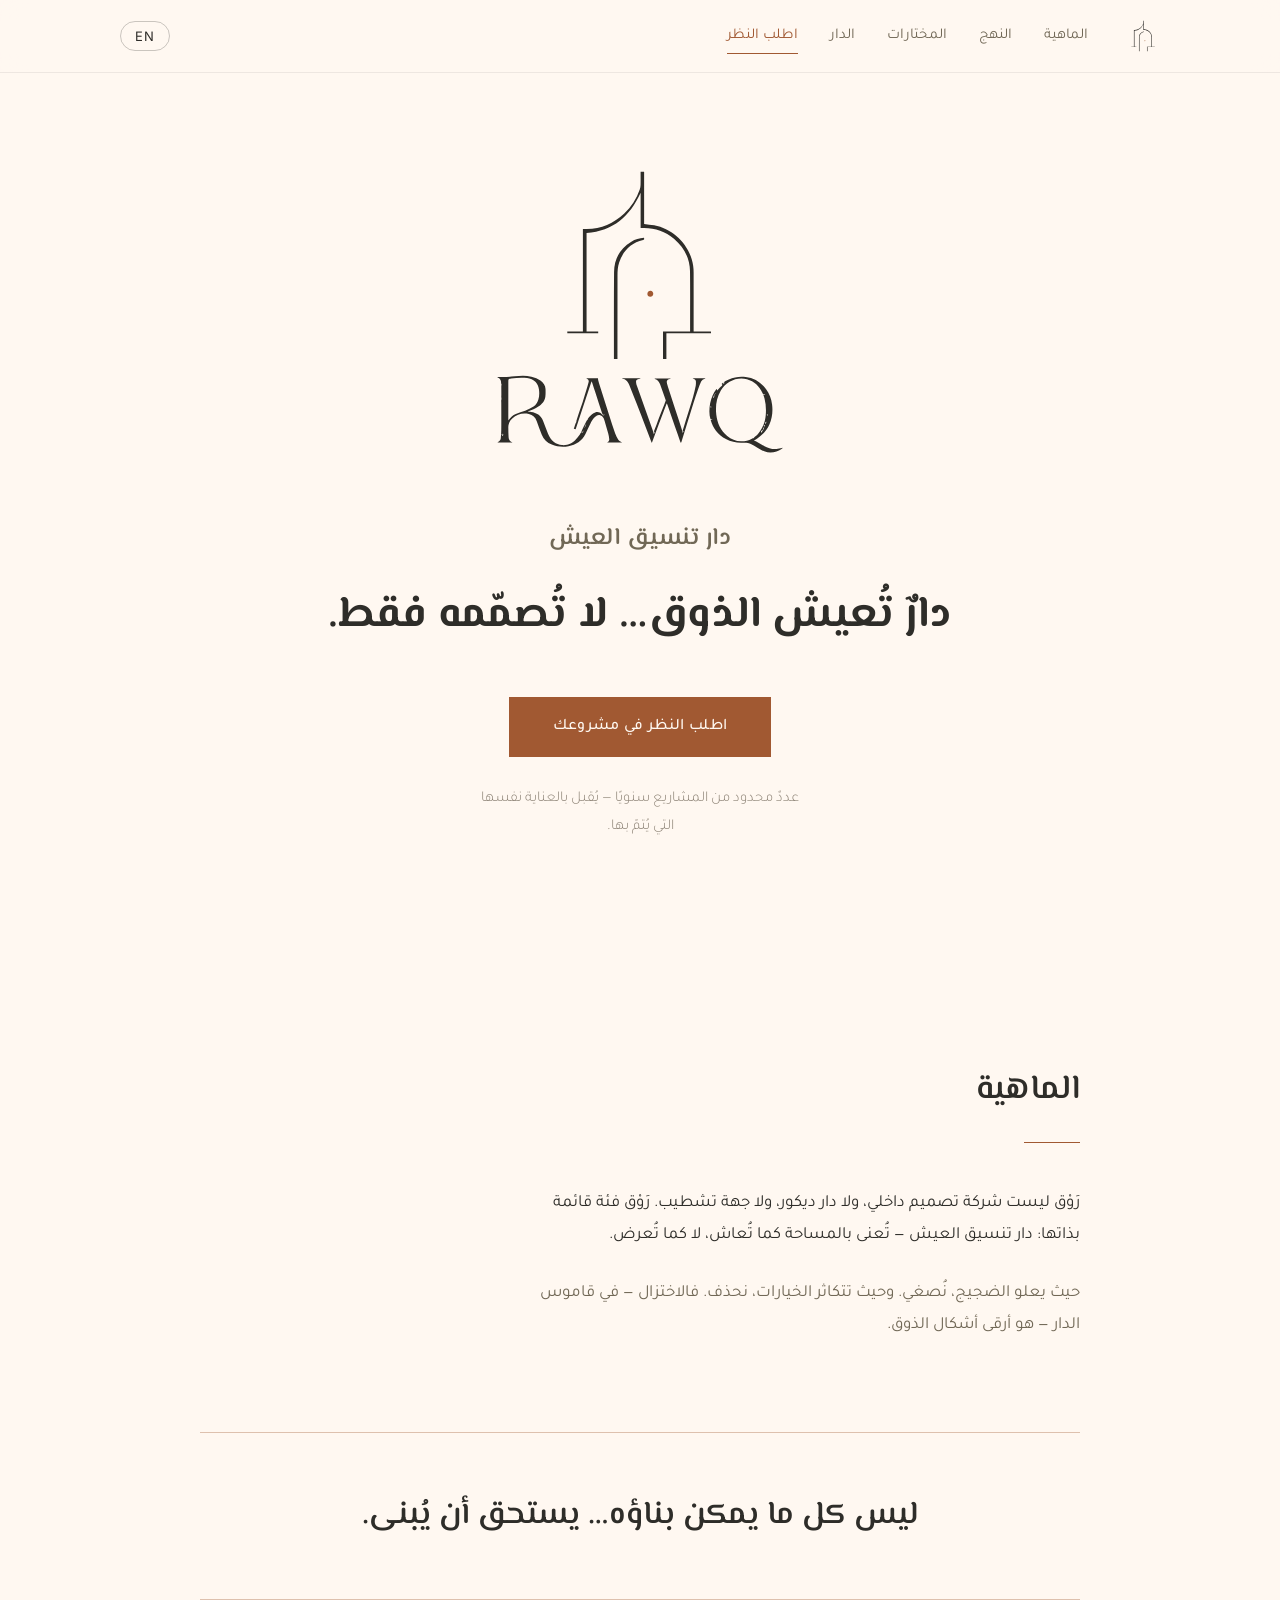
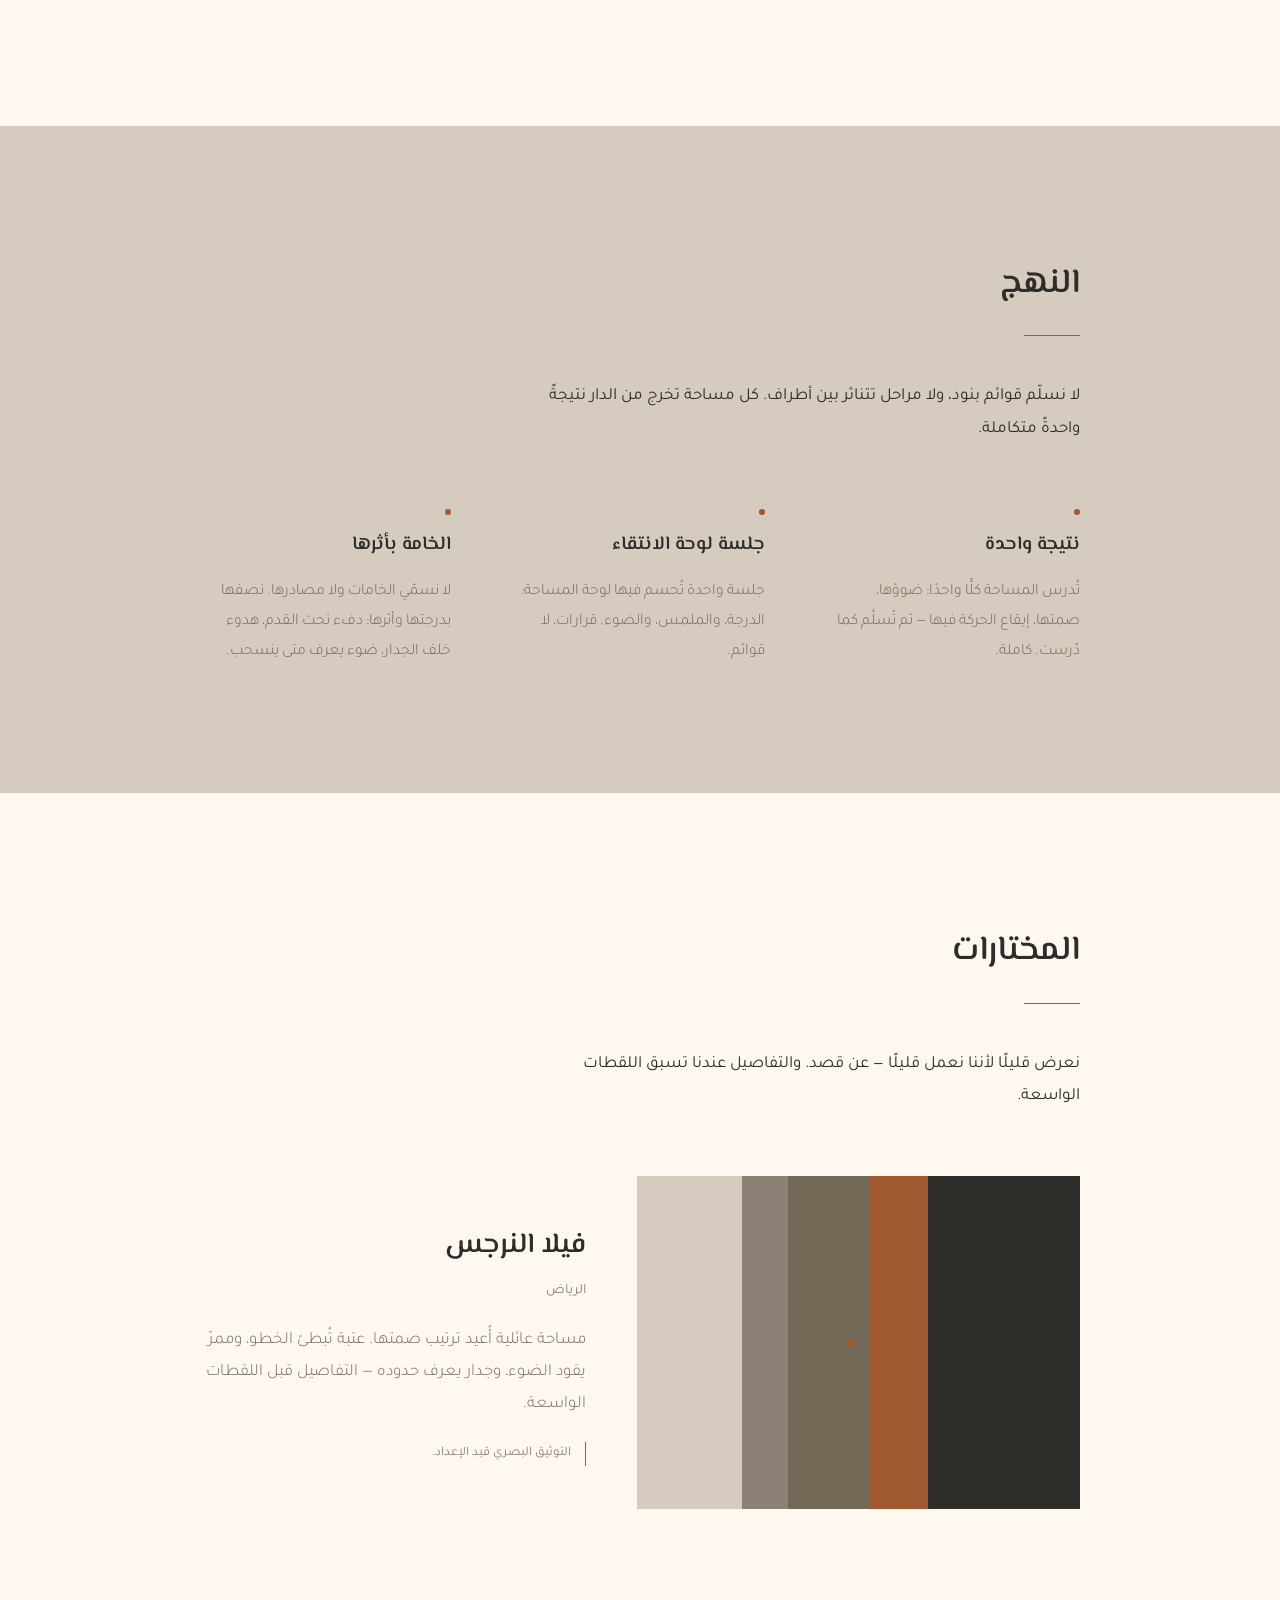
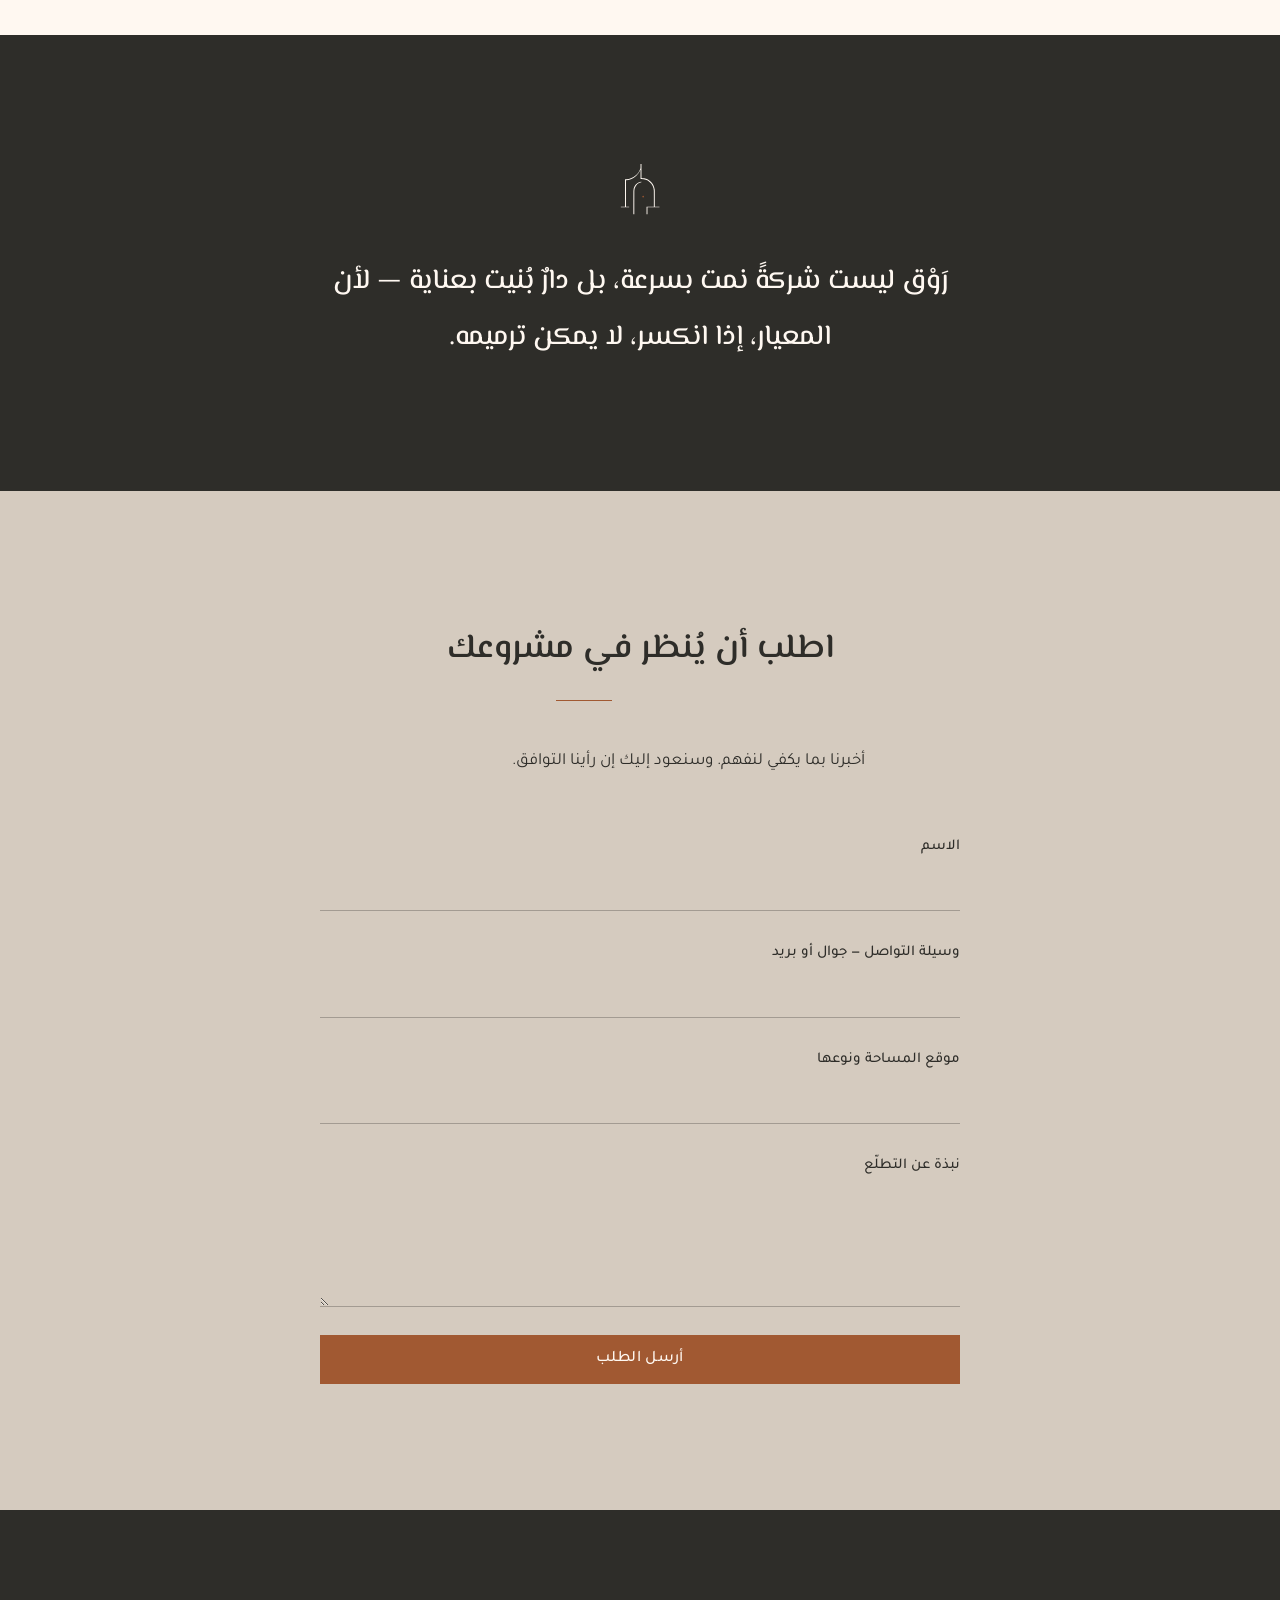
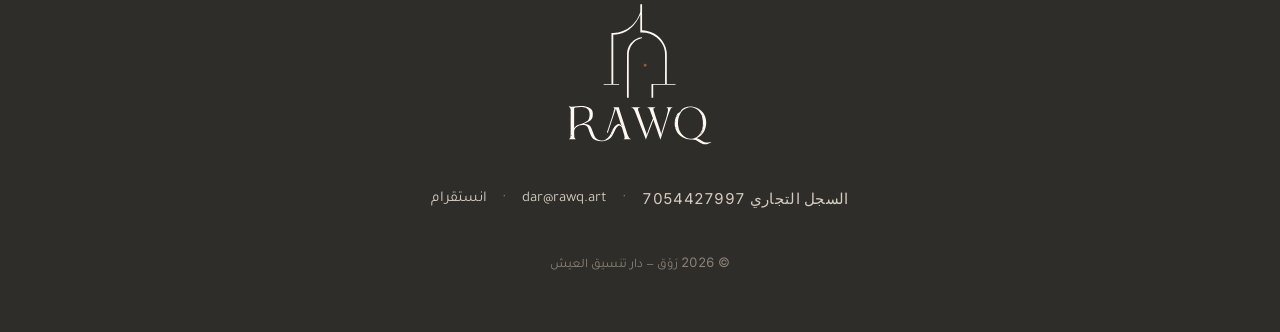
<file: live-site-snapshot/index.html>
<!DOCTYPE html>
<html lang="ar" dir="rtl">
<head>
  <meta charset="UTF-8">
  <meta name="viewport" content="width=device-width, initial-scale=1.0">
  <title>رَوْق — دار تنسيق العيش</title>
  <meta name="description" content="رَوْق — دار تنسيق العيش. دارٌ تُعيش الذوق… لا تُصمّمه فقط. عدد محدود من المشاريع سنويًا.">

  <link rel="icon" type="image/svg+xml" href="assets/favicon.svg">
  <link rel="canonical" href="https://rawq.art/">
  <link rel="alternate" hreflang="ar" href="https://rawq.art/">
  <link rel="alternate" hreflang="en" href="https://rawq.art/?lang=en">
  <link rel="alternate" hreflang="x-default" href="https://rawq.art/">

  <meta property="og:type" content="website">
  <meta property="og:site_name" content="رَوْق RAWQ">
  <meta property="og:title" content="رَوْق — دار تنسيق العيش">
  <meta property="og:description" content="دارٌ تُعيش الذوق… لا تُصمّمه فقط.">
  <meta property="og:url" content="https://rawq.art/">
  <meta property="og:image" content="https://rawq.art/assets/og.png">
  <meta property="og:image:width" content="1200">
  <meta property="og:image:height" content="630">
  <meta property="og:locale" content="ar_SA">
  <meta property="og:locale:alternate" content="en_US">
  <meta name="twitter:card" content="summary_large_image">

  <meta name="theme-color" content="#FFF8F1">

  <link rel="preconnect" href="https://fonts.googleapis.com">
  <link rel="preconnect" href="https://fonts.gstatic.com" crossorigin>
  <link href="https://fonts.googleapis.com/css2?family=El+Messiri:wght@500;600;700&family=Tajawal:wght@300;400;500&family=Cormorant+Garamond:ital,wght@0,400;0,500;1,400&family=Inter:wght@400;500&display=swap" rel="stylesheet">

  <link rel="stylesheet" href="css/style.css">

  <script type="application/ld+json">
  {
    "@context": "https://schema.org",
    "@type": "Organization",
    "name": "رَوْق RAWQ",
    "alternateName": "RAWQ",
    "url": "https://rawq.art/",
    "email": "dar@rawq.art",
    "logo": "https://rawq.art/assets/logo.svg",
    "description": "دار تنسيق العيش"
  }
  </script>
</head>
<body>

  <a class="skip-link" href="#main" data-i18n="skip">تجاوز إلى المحتوى</a>

  <header class="nav" id="top">
    <div class="nav__inner">
      <a class="nav__mark" href="#top" aria-label="رَوْق RAWQ">
        <img src="assets/favicon.svg" alt="" width="34" height="34">
      </a>
      <nav class="nav__links" aria-label="التنقّل">
        <a href="#what" data-i18n="nav_what">الماهية</a>
        <a href="#approach" data-i18n="nav_approach">النهج</a>
        <a href="#selections" data-i18n="nav_selections">المختارات</a>
        <a href="#house" data-i18n="nav_house">الدار</a>
        <a href="#request" class="nav__cta" data-i18n="nav_request">اطلب النظر</a>
      </nav>
      <button class="lang-toggle" id="langToggle" type="button" aria-label="Switch language">EN</button>
    </div>
  </header>

  <main id="main">

    <!-- Hero -->
    <section class="hero">
      <div class="hero__inner reveal">
        <img class="hero__logo" src="assets/logo.svg" alt="رَوْق RAWQ" width="300" height="299">
        <h1 class="hero__kicker" data-i18n="hero_kicker">دار تنسيق العيش</h1>
        <p class="hero__line" data-i18n="hero_line">دارٌ تُعيش الذوق… لا تُصمّمه فقط.</p>
        <a class="btn" href="#request" data-i18n="hero_cta">اطلب النظر في مشروعك</a>
        <p class="hero__sub" data-i18n="hero_sub">عددٌ محدود من المشاريع سنويًا — يُقبل بالعناية نفسها التي يُتمّ بها.</p>
      </div>
    </section>

    <!-- الماهية -->
    <section class="section" id="what">
      <div class="section__inner">
        <h2 class="section__title reveal" data-i18n="what_title">الماهية</h2>
        <p class="lead reveal" data-i18n="what_p1">رَوْق ليست شركة تصميم داخلي، ولا دار ديكور، ولا جهة تشطيب. رَوْق فئة قائمة بذاتها: دار تنسيق العيش — تُعنى بالمساحة كما تُعاش، لا كما تُعرض.</p>
        <p class="lead reveal" data-i18n="what_p2">حيث يعلو الضجيج، نُصغي. وحيث تتكاثر الخيارات، نحذف. فالاختزال — في قاموس الدار — هو أرقى أشكال الذوق.</p>
      </div>
      <figure class="pullquote reveal">
        <blockquote data-i18n="quote">ليس كل ما يمكن بناؤه… يستحق أن يُبنى.</blockquote>
      </figure>
    </section>

    <!-- النهج -->
    <section class="section section--ivory" id="approach">
      <div class="section__inner">
        <h2 class="section__title reveal" data-i18n="approach_title">النهج</h2>
        <p class="lead reveal" data-i18n="approach_intro">لا نسلّم قوائم بنود، ولا مراحل تتناثر بين أطراف. كل مساحة تخرج من الدار نتيجةً واحدةً متكاملة.</p>
        <div class="approach">
          <article class="approach__item reveal">
            <h3 data-i18n="a1_title">نتيجة واحدة</h3>
            <p data-i18n="a1_body">تُدرس المساحة كلًّا واحدًا: ضوؤها، صمتها، إيقاع الحركة فيها — ثم تُسلَّم كما دُرست. كاملة.</p>
          </article>
          <article class="approach__item reveal">
            <h3 data-i18n="a2_title">جلسة لوحة الانتقاء</h3>
            <p data-i18n="a2_body">جلسة واحدة تُحسم فيها لوحة المساحة: الدرجة، والملمس، والضوء. قرارات، لا قوائم.</p>
          </article>
          <article class="approach__item reveal">
            <h3 data-i18n="a3_title">الخامة بأثرها</h3>
            <p data-i18n="a3_body">لا نسمّي الخامات ولا مصادرها. نصفها بدرجتها وأثرها: دفء تحت القدم، هدوء خلف الجدار، ضوء يعرف متى ينسحب.</p>
          </article>
        </div>
      </div>
    </section>

    <!-- المختارات -->
    <section class="section" id="selections">
      <div class="section__inner">
        <h2 class="section__title reveal" data-i18n="selections_title">المختارات</h2>
        <p class="lead reveal" data-i18n="selections_intro">نعرض قليلًا لأننا نعمل قليلًا — عن قصد. والتفاصيل عندنا تسبق اللقطات الواسعة.</p>
        <div class="projects" id="projectsGrid"><!-- rendered from PROJECTS --></div>
      </div>
    </section>

    <!-- الدار -->
    <section class="section section--dark" id="house">
      <div class="section__inner section__inner--narrow">
        <img class="house__mark reveal" src="assets/mark-inverse.svg" alt="" width="56" height="56">
        <h2 class="visually-hidden" data-i18n="house_title">الدار</h2>
        <p class="house__line reveal" data-i18n="house_line">رَوْق ليست شركةً نمت بسرعة، بل دارٌ بُنيت بعناية — لأن المعيار، إذا انكسر، لا يمكن ترميمه.</p>
      </div>
    </section>

    <!-- اطلب النظر -->
    <section class="section section--ivory" id="request">
      <div class="section__inner section__inner--narrow">
        <h2 class="section__title reveal" data-i18n="request_title">اطلب أن يُنظر في مشروعك</h2>
        <p class="lead reveal" data-i18n="request_intro">أخبرنا بما يكفي لنفهم. وسنعود إليك إن رأينا التوافق.</p>

        <form class="form reveal" id="requestForm" novalidate>
          <div class="form__field">
            <label for="f-name" data-i18n="f_name">الاسم</label>
            <input id="f-name" name="name" type="text" required autocomplete="name">
          </div>
          <div class="form__field">
            <label for="f-contact" data-i18n="f_contact">وسيلة التواصل — جوال أو بريد</label>
            <input id="f-contact" name="contact" type="text" required autocomplete="tel">
          </div>
          <div class="form__field">
            <label for="f-space" data-i18n="f_space">موقع المساحة ونوعها</label>
            <input id="f-space" name="space" type="text" required>
          </div>
          <div class="form__field">
            <label for="f-vision" data-i18n="f_vision">نبذة عن التطلّع</label>
            <textarea id="f-vision" name="vision" rows="5" required></textarea>
          </div>
          <input type="text" name="_gotcha" tabindex="-1" autocomplete="off" aria-hidden="true" class="visually-hidden">
          <button class="btn btn--wide" type="submit" data-i18n="f_submit">أرسل الطلب</button>
        </form>

        <p class="form__thanks" id="formThanks" hidden data-i18n="thanks">وصلنا طلبك. سنعود إليك إن رأينا التوافق.</p>
      </div>
    </section>

  </main>

  <footer class="footer">
    <div class="footer__inner">
      <img class="footer__logo" src="assets/logo-inverse.svg" alt="رَوْق RAWQ" width="150" height="149">
      <div class="footer__meta">
        <span class="num"><span data-i18n="footer_cr">السجل التجاري</span> 7054427997</span>
        <span class="footer__sep" aria-hidden="true">·</span>
        <a id="footerEmail" href="mailto:dar@rawq.art">dar@rawq.art</a>
        <span class="footer__sep" aria-hidden="true">·</span>
        <a id="footerInstagram" href="#" target="_blank" rel="noopener" data-i18n="footer_ig">انستقرام</a>
      </div>
      <p class="footer__line"><span class="num">© <span id="year">2026</span></span> <span data-i18n="footer_line">رَوْق — دار تنسيق العيش</span></p>
    </div>
  </footer>

  <script src="js/main.js"></script>
</body>
</html>
</file>
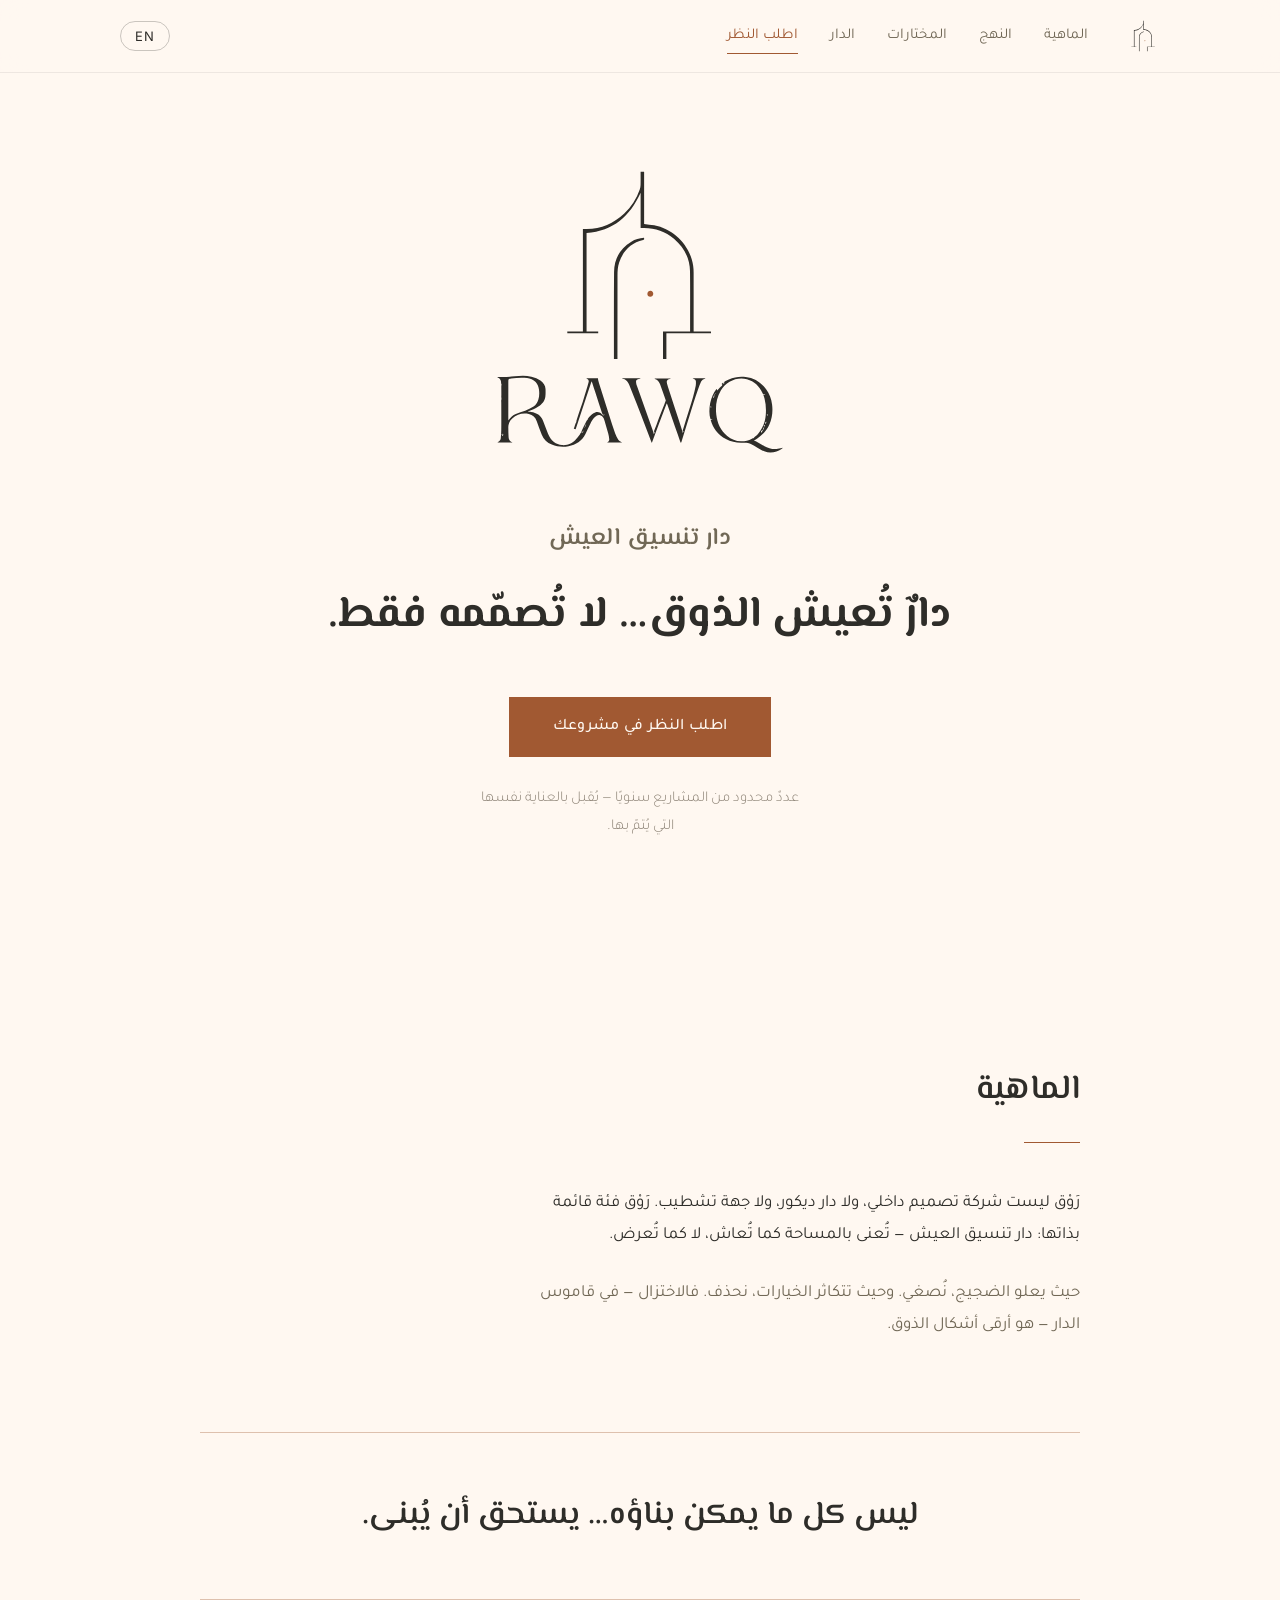
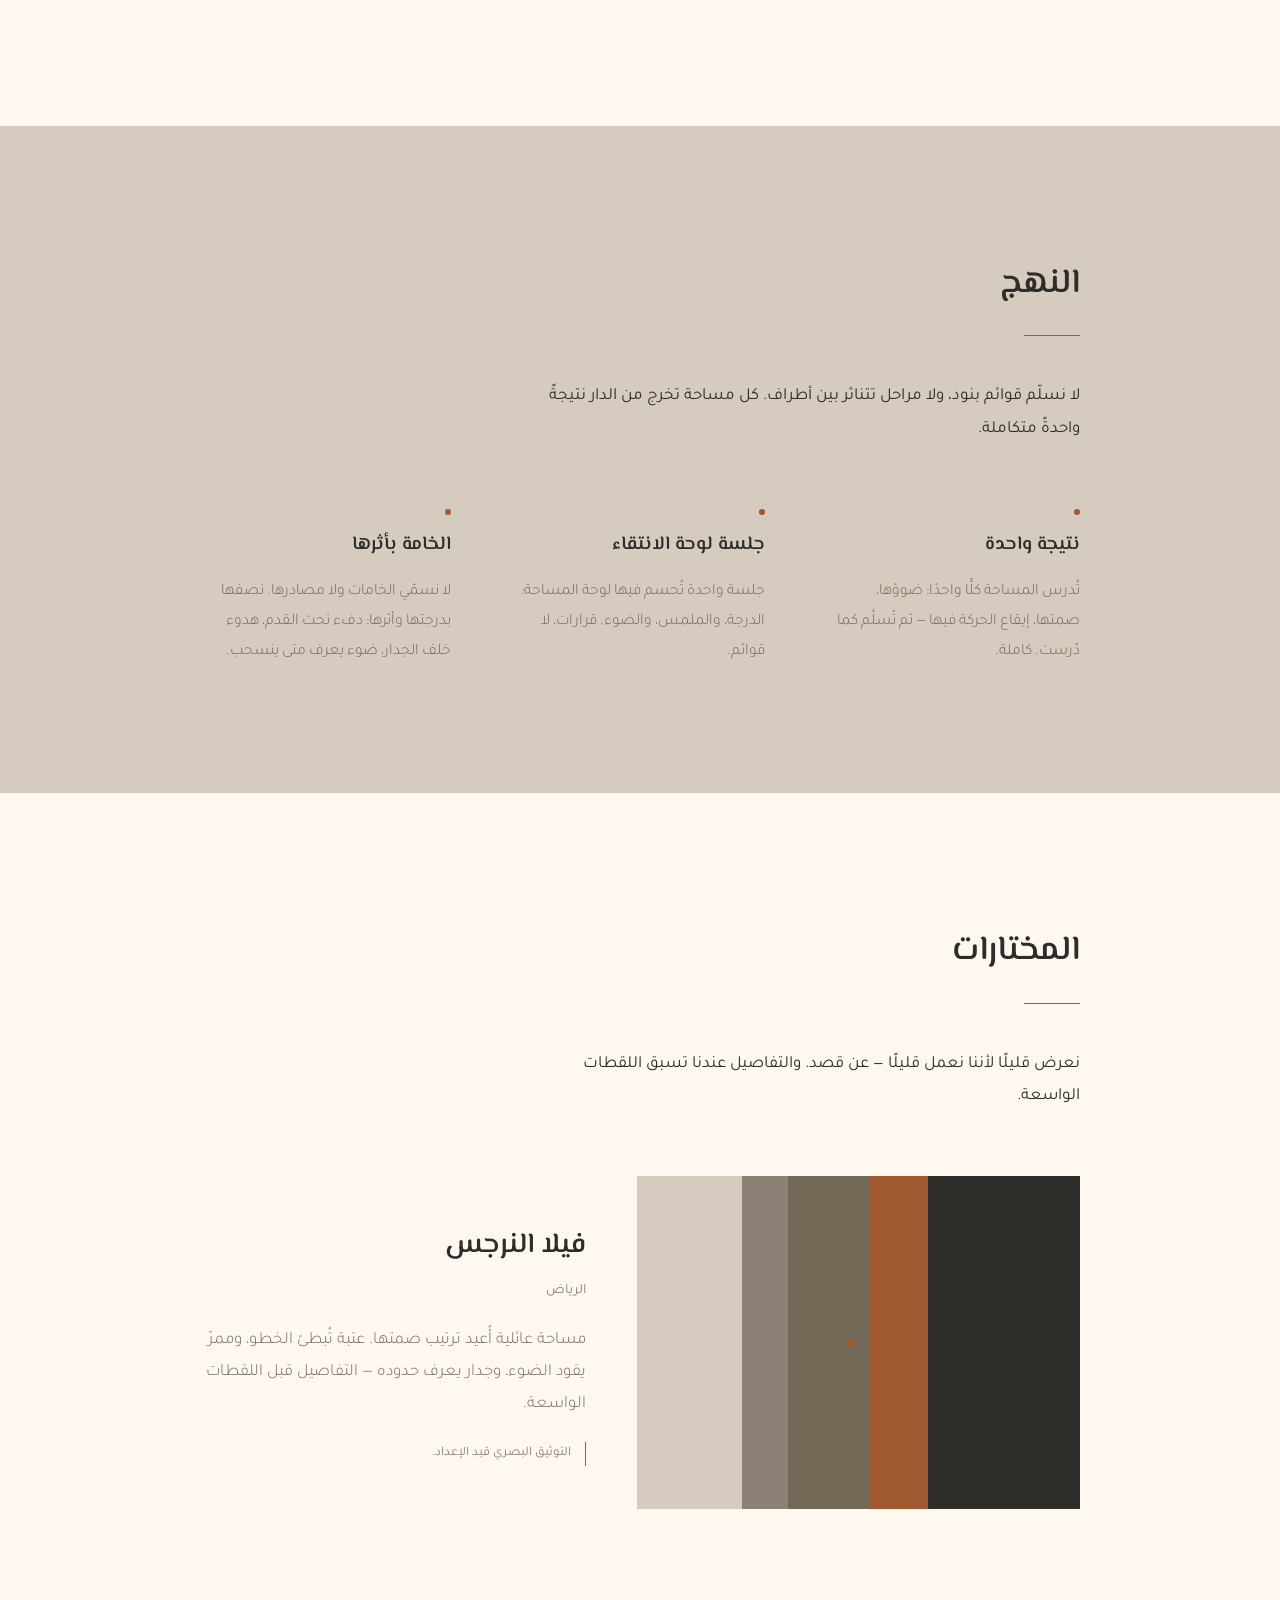
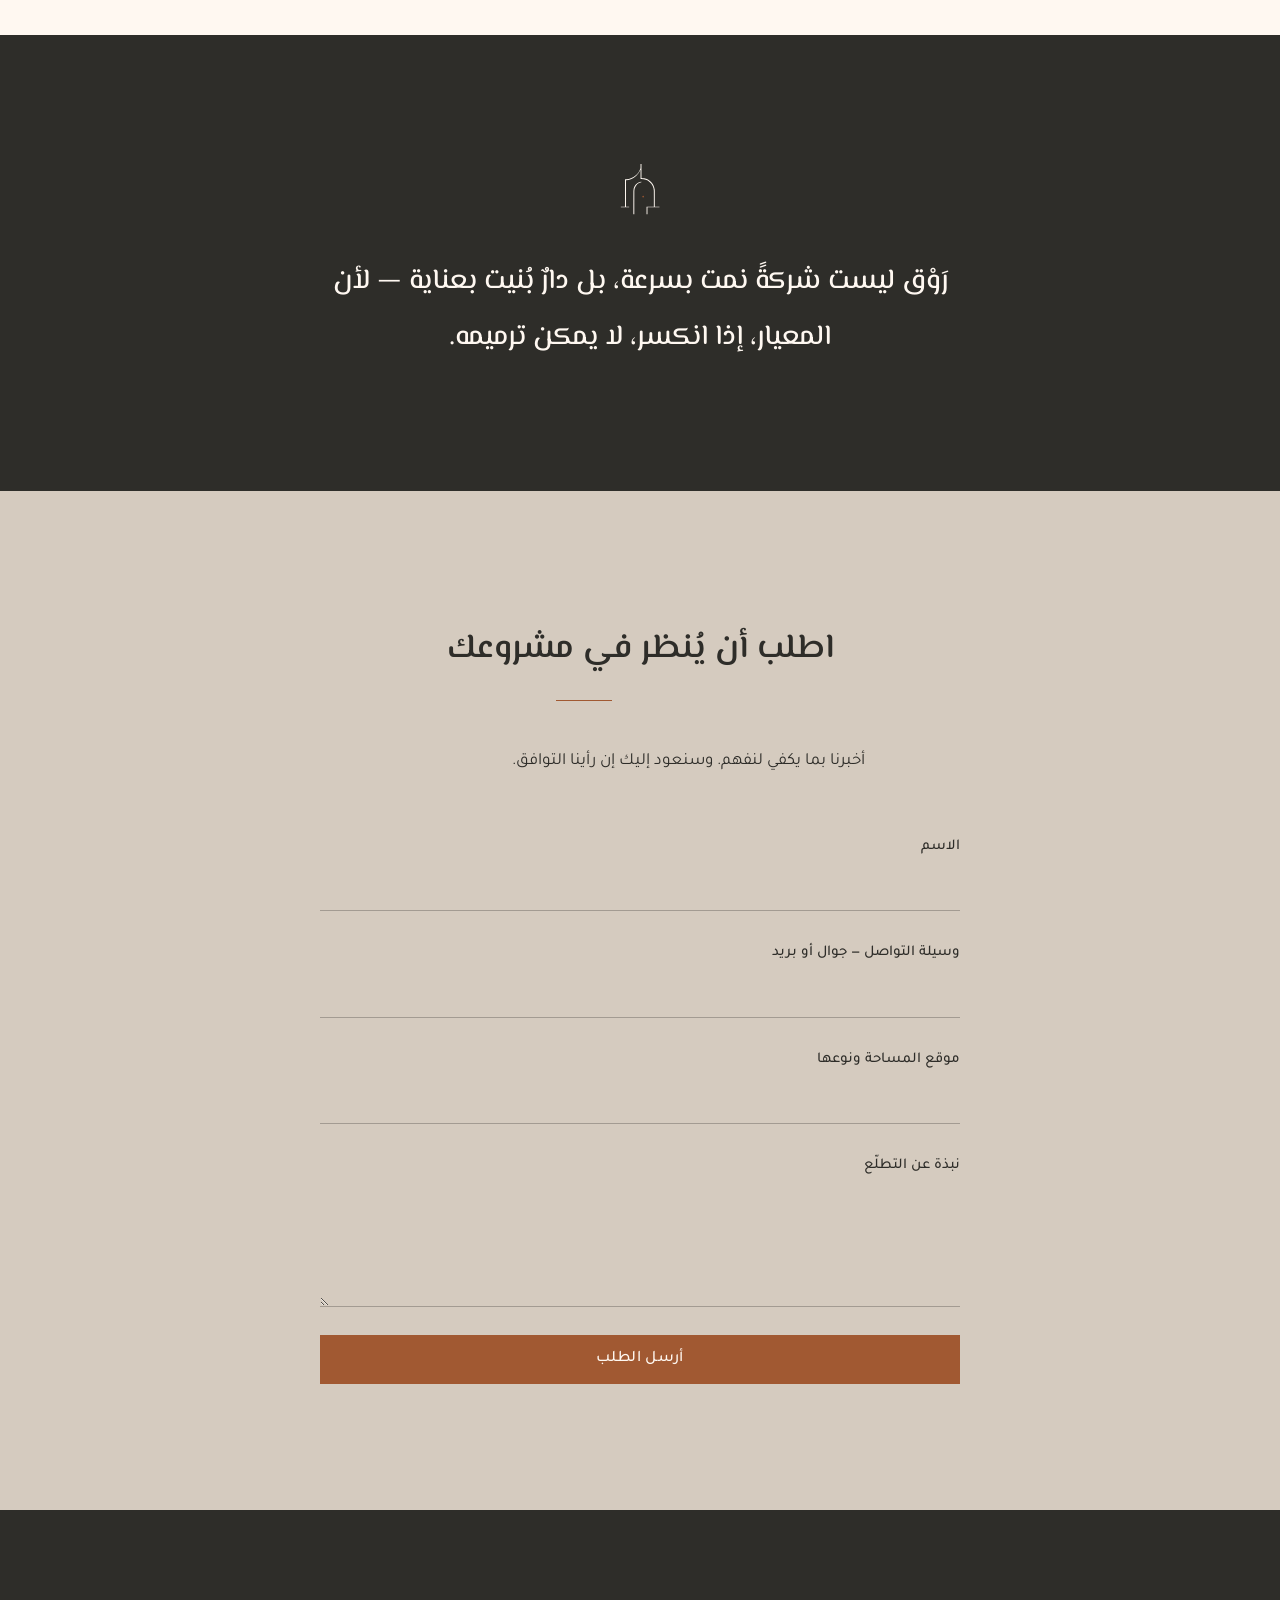
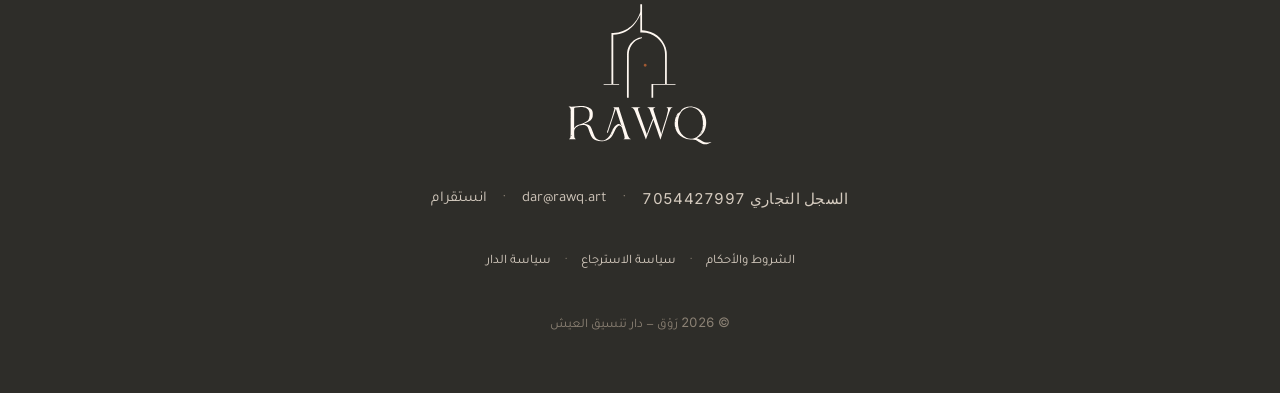
<file: public/index.html>
<!DOCTYPE html>
<html lang="ar" dir="rtl">
<head>
  <meta charset="UTF-8">
  <meta name="viewport" content="width=device-width, initial-scale=1.0">
  <title>رَوْق — دار تنسيق العيش</title>
  <meta name="description" content="رَوْق — دار تنسيق العيش. دارٌ تُعيش الذوق… لا تُصمّمه فقط. عدد محدود من المشاريع سنويًا.">

  <link rel="icon" type="image/svg+xml" href="assets/favicon.svg">
  <link rel="canonical" href="https://rawq.art/">
  <link rel="alternate" hreflang="ar" href="https://rawq.art/">
  <link rel="alternate" hreflang="en" href="https://rawq.art/?lang=en">
  <link rel="alternate" hreflang="x-default" href="https://rawq.art/">

  <meta property="og:type" content="website">
  <meta property="og:site_name" content="رَوْق RAWQ">
  <meta property="og:title" content="رَوْق — دار تنسيق العيش">
  <meta property="og:description" content="دارٌ تُعيش الذوق… لا تُصمّمه فقط.">
  <meta property="og:url" content="https://rawq.art/">
  <meta property="og:image" content="https://rawq.art/assets/og.png">
  <meta property="og:image:width" content="1200">
  <meta property="og:image:height" content="630">
  <meta property="og:locale" content="ar_SA">
  <meta property="og:locale:alternate" content="en_US">
  <meta name="twitter:card" content="summary_large_image">

  <meta name="theme-color" content="#FFF8F1">

  <link rel="preconnect" href="https://fonts.googleapis.com">
  <link rel="preconnect" href="https://fonts.gstatic.com" crossorigin>
  <link href="https://fonts.googleapis.com/css2?family=El+Messiri:wght@500;600;700&family=Tajawal:wght@300;400;500&family=Cormorant+Garamond:ital,wght@0,400;0,500;1,400&family=Inter:wght@400;500&display=swap" rel="stylesheet">

  <link rel="stylesheet" href="css/style.css">

  <script type="application/ld+json">
  {
    "@context": "https://schema.org",
    "@type": "Organization",
    "name": "رَوْق RAWQ",
    "alternateName": "RAWQ",
    "url": "https://rawq.art/",
    "email": "dar@rawq.art",
    "logo": "https://rawq.art/assets/logo.svg",
    "description": "دار تنسيق العيش"
  }
  </script>
</head>
<body>

  <a class="skip-link" href="#main" data-i18n="skip">تجاوز إلى المحتوى</a>

  <header class="nav" id="top">
    <div class="nav__inner">
      <a class="nav__mark" href="#top" aria-label="رَوْق RAWQ">
        <img src="assets/favicon.svg" alt="" width="34" height="34">
      </a>
      <nav class="nav__links" aria-label="التنقّل">
        <a href="#what" data-i18n="nav_what">الماهية</a>
        <a href="#approach" data-i18n="nav_approach">النهج</a>
        <a href="#selections" data-i18n="nav_selections">المختارات</a>
        <a href="#house" data-i18n="nav_house">الدار</a>
        <a href="#request" class="nav__cta" data-i18n="nav_request">اطلب النظر</a>
      </nav>
      <button class="lang-toggle" id="langToggle" type="button" aria-label="Switch language">EN</button>
    </div>
  </header>

  <main id="main">

    <!-- Hero -->
    <section class="hero">
      <div class="hero__inner reveal">
        <img class="hero__logo" src="assets/logo.svg" alt="رَوْق RAWQ" width="300" height="299">
        <h1 class="hero__kicker" data-i18n="hero_kicker">دار تنسيق العيش</h1>
        <p class="hero__line" data-i18n="hero_line">دارٌ تُعيش الذوق… لا تُصمّمه فقط.</p>
        <a class="btn" href="#request" data-i18n="hero_cta">اطلب النظر في مشروعك</a>
        <p class="hero__sub" data-i18n="hero_sub">عددٌ محدود من المشاريع سنويًا — يُقبل بالعناية نفسها التي يُتمّ بها.</p>
      </div>
    </section>

    <!-- الماهية -->
    <section class="section" id="what">
      <div class="section__inner">
        <h2 class="section__title reveal" data-i18n="what_title">الماهية</h2>
        <p class="lead reveal" data-i18n="what_p1">رَوْق ليست شركة تصميم داخلي، ولا دار ديكور، ولا جهة تشطيب. رَوْق فئة قائمة بذاتها: دار تنسيق العيش — تُعنى بالمساحة كما تُعاش، لا كما تُعرض.</p>
        <p class="lead reveal" data-i18n="what_p2">حيث يعلو الضجيج، نُصغي. وحيث تتكاثر الخيارات، نحذف. فالاختزال — في قاموس الدار — هو أرقى أشكال الذوق.</p>
      </div>
      <figure class="pullquote reveal">
        <blockquote data-i18n="quote">ليس كل ما يمكن بناؤه… يستحق أن يُبنى.</blockquote>
      </figure>
    </section>

    <!-- النهج -->
    <section class="section section--ivory" id="approach">
      <div class="section__inner">
        <h2 class="section__title reveal" data-i18n="approach_title">النهج</h2>
        <p class="lead reveal" data-i18n="approach_intro">لا نسلّم قوائم بنود، ولا مراحل تتناثر بين أطراف. كل مساحة تخرج من الدار نتيجةً واحدةً متكاملة.</p>
        <div class="approach">
          <article class="approach__item reveal">
            <h3 data-i18n="a1_title">نتيجة واحدة</h3>
            <p data-i18n="a1_body">تُدرس المساحة كلًّا واحدًا: ضوؤها، صمتها، إيقاع الحركة فيها — ثم تُسلَّم كما دُرست. كاملة.</p>
          </article>
          <article class="approach__item reveal">
            <h3 data-i18n="a2_title">جلسة لوحة الانتقاء</h3>
            <p data-i18n="a2_body">جلسة واحدة تُحسم فيها لوحة المساحة: الدرجة، والملمس، والضوء. قرارات، لا قوائم.</p>
          </article>
          <article class="approach__item reveal">
            <h3 data-i18n="a3_title">الخامة بأثرها</h3>
            <p data-i18n="a3_body">لا نسمّي الخامات ولا مصادرها. نصفها بدرجتها وأثرها: دفء تحت القدم، هدوء خلف الجدار، ضوء يعرف متى ينسحب.</p>
          </article>
        </div>
      </div>
    </section>

    <!-- المختارات -->
    <section class="section" id="selections">
      <div class="section__inner">
        <h2 class="section__title reveal" data-i18n="selections_title">المختارات</h2>
        <p class="lead reveal" data-i18n="selections_intro">نعرض قليلًا لأننا نعمل قليلًا — عن قصد. والتفاصيل عندنا تسبق اللقطات الواسعة.</p>
        <div class="projects" id="projectsGrid"><!-- rendered from PROJECTS --></div>
      </div>
    </section>

    <!-- الدار -->
    <section class="section section--dark" id="house">
      <div class="section__inner section__inner--narrow">
        <img class="house__mark reveal" src="assets/mark-inverse.svg" alt="" width="56" height="56">
        <h2 class="visually-hidden" data-i18n="house_title">الدار</h2>
        <p class="house__line reveal" data-i18n="house_line">رَوْق ليست شركةً نمت بسرعة، بل دارٌ بُنيت بعناية — لأن المعيار، إذا انكسر، لا يمكن ترميمه.</p>
      </div>
    </section>

    <!-- اطلب النظر -->
    <section class="section section--ivory" id="request">
      <div class="section__inner section__inner--narrow">
        <h2 class="section__title reveal" data-i18n="request_title">اطلب أن يُنظر في مشروعك</h2>
        <p class="lead reveal" data-i18n="request_intro">أخبرنا بما يكفي لنفهم. وسنعود إليك إن رأينا التوافق.</p>

        <form class="form reveal" id="requestForm" novalidate>
          <div class="form__field">
            <label for="f-name" data-i18n="f_name">الاسم</label>
            <input id="f-name" name="name" type="text" required autocomplete="name">
          </div>
          <div class="form__field">
            <label for="f-contact" data-i18n="f_contact">وسيلة التواصل — جوال أو بريد</label>
            <input id="f-contact" name="contact" type="text" required autocomplete="tel">
          </div>
          <div class="form__field">
            <label for="f-space" data-i18n="f_space">موقع المساحة ونوعها</label>
            <input id="f-space" name="space" type="text" required>
          </div>
          <div class="form__field">
            <label for="f-vision" data-i18n="f_vision">نبذة عن التطلّع</label>
            <textarea id="f-vision" name="vision" rows="5" required></textarea>
          </div>
          <input type="text" name="_gotcha" tabindex="-1" autocomplete="off" aria-hidden="true" class="visually-hidden">
          <button class="btn btn--wide" type="submit" data-i18n="f_submit">أرسل الطلب</button>
        </form>

        <p class="form__thanks" id="formThanks" hidden data-i18n="thanks">وصلنا طلبك. سنعود إليك إن رأينا التوافق.</p>
      </div>
    </section>

  </main>

  <footer class="footer">
    <div class="footer__inner">
      <img class="footer__logo" src="assets/logo-inverse.svg" alt="رَوْق RAWQ" width="150" height="149">
      <div class="footer__meta">
        <span class="num"><span data-i18n="footer_cr">السجل التجاري</span> 7054427997</span>
        <span class="footer__sep" aria-hidden="true">·</span>
        <a id="footerEmail" href="mailto:dar@rawq.art">dar@rawq.art</a>
        <span class="footer__sep" aria-hidden="true">·</span>
        <a id="footerInstagram" href="#" target="_blank" rel="noopener" data-i18n="footer_ig">انستقرام</a>
      </div>
      <p class="footer__links">
        <a href="/terms" data-i18n="footer_terms">الشروط والأحكام</a>
        <span class="footer__sep" aria-hidden="true">·</span>
        <a href="/refund-policy" data-i18n="footer_refund">سياسة الاسترجاع</a>
        <span class="footer__sep" aria-hidden="true">·</span>
        <a href="/internal-policy" data-i18n="footer_policy">سياسة الدار</a>
      </p>
      <p class="footer__line"><span class="num">© <span id="year">2026</span></span> <span data-i18n="footer_line">رَوْق — دار تنسيق العيش</span></p>
    </div>
  </footer>

  <script src="js/main.js"></script>
</body>
</html>
</file>
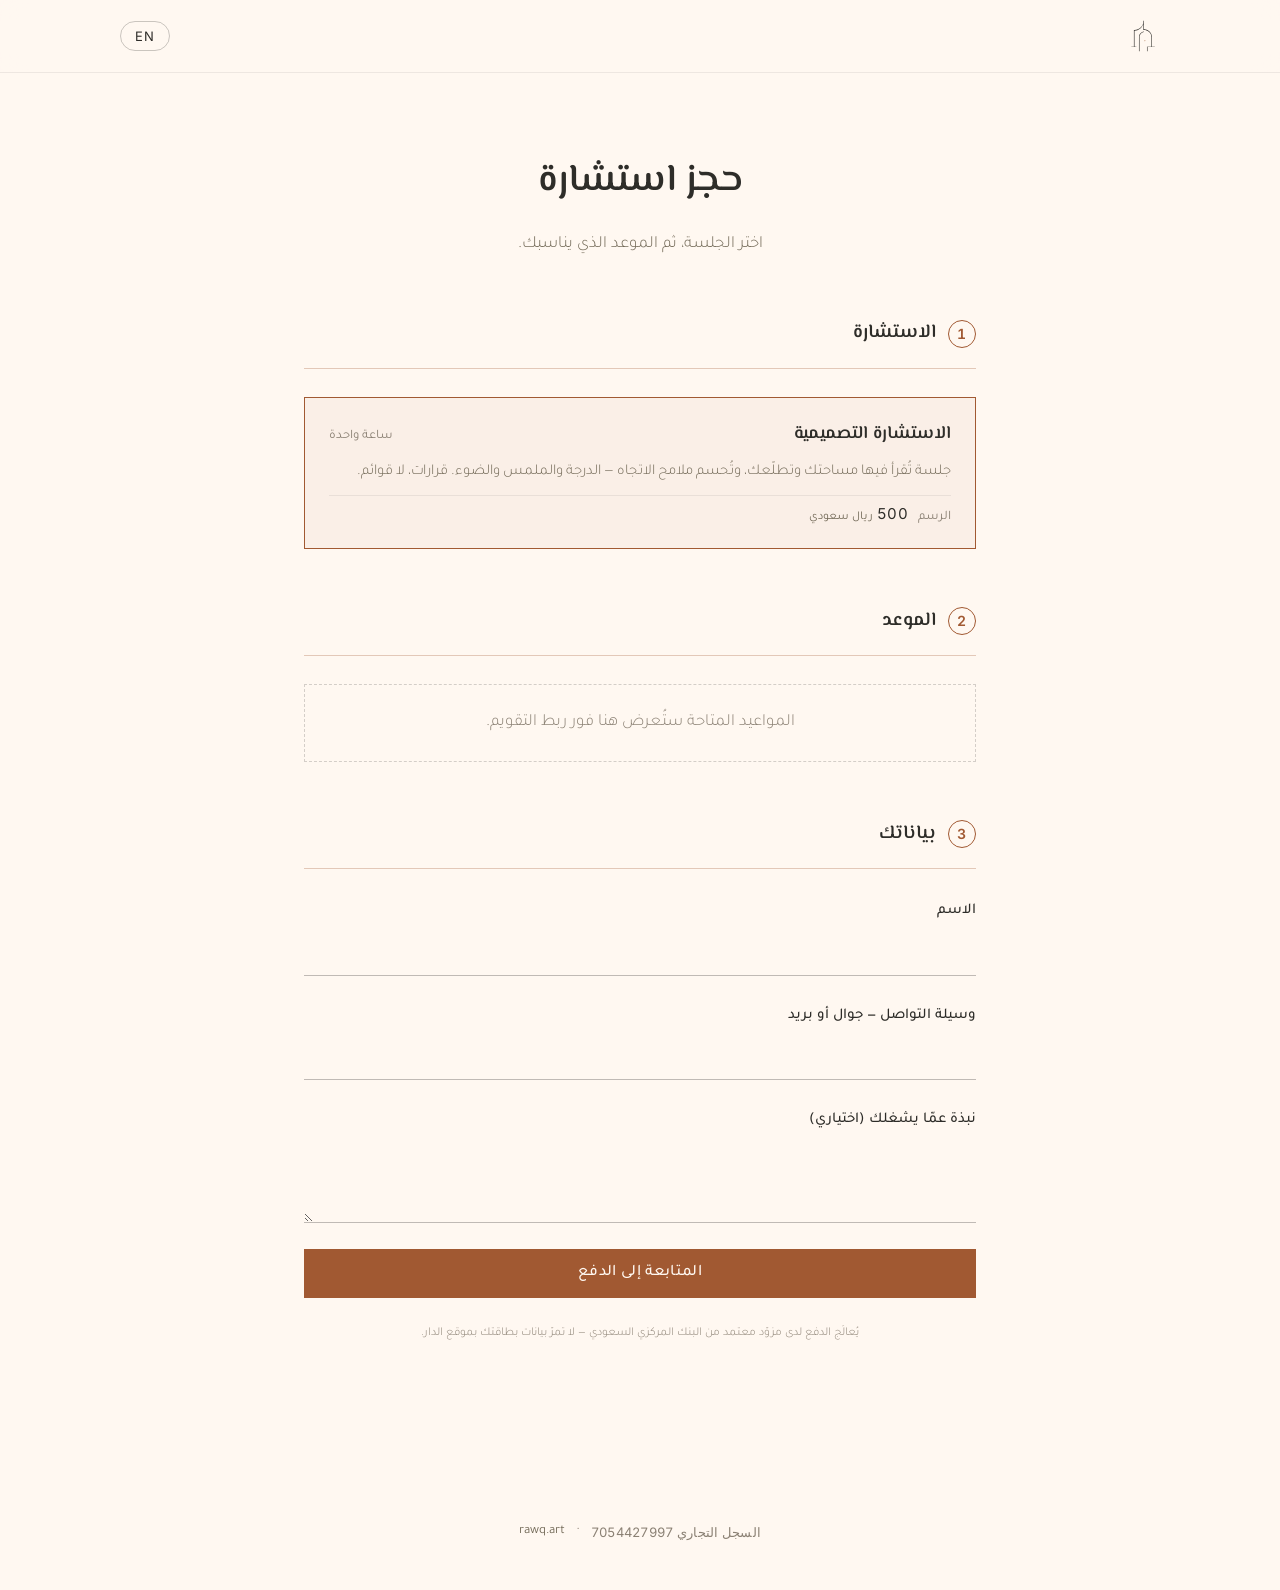
<file: public/book.html>
<!DOCTYPE html>
<html lang="ar" dir="rtl">
<head>
  <meta charset="UTF-8">
  <meta name="viewport" content="width=device-width, initial-scale=1.0">
  <title>رَوْق — حجز استشارة</title>
  <meta name="description" content="احجز استشارة تصميمية مع رَوْق — دار تنسيق العيش.">
  <meta name="robots" content="noindex, nofollow">
  <link rel="icon" type="image/svg+xml" href="assets/favicon.svg">
  <meta name="theme-color" content="#FFF8F1">

  <link rel="preconnect" href="https://fonts.googleapis.com">
  <link rel="preconnect" href="https://fonts.gstatic.com" crossorigin>
  <link href="https://fonts.googleapis.com/css2?family=El+Messiri:wght@500;600;700&family=Tajawal:wght@300;400;500&family=Cormorant+Garamond:ital,wght@0,400;0,500;1,400&family=Inter:wght@400;500&display=swap" rel="stylesheet">
  <link rel="stylesheet" href="css/style.css">
  <link rel="stylesheet" href="css/book.css">
</head>
<body class="book-body">

  <header class="nav" id="top">
    <div class="nav__inner">
      <a class="nav__mark" href="/" aria-label="رَوْق RAWQ">
        <img src="assets/favicon.svg" alt="" width="34" height="34">
      </a>
      <button class="lang-toggle" id="langToggle" type="button" aria-label="Switch language" style="margin-inline-start:auto">EN</button>
    </div>
  </header>

  <main class="book">
    <div class="book__head">
      <h1 class="book__title" data-i18n="title">حجز استشارة</h1>
      <p class="book__sub" data-i18n="sub">اختر الجلسة، ثم الموعد الذي يناسبك.</p>
    </div>

    <!-- 1 · نوع الاستشارة -->
    <section class="step">
      <h2 class="step__label"><span class="step__n num">1</span> <span data-i18n="step_type">الاستشارة</span></h2>
      <div class="consult-list" id="consultList"><!-- من CONSULTATIONS --></div>
    </section>

    <!-- 2 · الموعد -->
    <section class="step" id="stepTime" hidden>
      <h2 class="step__label"><span class="step__n num">2</span> <span data-i18n="step_time">الموعد</span></h2>
      <div class="slots" id="slots"></div>
    </section>

    <!-- 3 · البيانات + الدفع -->
    <section class="step" id="stepDetails" hidden>
      <h2 class="step__label"><span class="step__n num">3</span> <span data-i18n="step_details">بياناتك</span></h2>
      <form class="book-form" id="bookForm" novalidate>
        <div class="book-field">
          <label for="b-name" data-i18n="f_name">الاسم</label>
          <input id="b-name" name="name" type="text" required autocomplete="name">
        </div>
        <div class="book-field">
          <label for="b-contact" data-i18n="f_contact">وسيلة التواصل — جوال أو بريد</label>
          <input id="b-contact" name="contact" type="text" required autocomplete="tel">
        </div>
        <div class="book-field">
          <label for="b-note" data-i18n="f_note">نبذة عمّا يشغلك (اختياري)</label>
          <textarea id="b-note" name="note" rows="3"></textarea>
        </div>
        <button class="btn btn--wide" type="submit" data-i18n="cta">المتابعة إلى الدفع</button>
      </form>
      <p class="book__assurance" data-i18n="assurance">يُعالَج الدفع لدى مزوّد معتمد من البنك المركزي السعودي — لا تمرّ بيانات بطاقتك بموقع الدار.</p>
    </section>
  </main>

  <footer class="book-footer">
    <span class="num"><span data-i18n="footer_cr">السجل التجاري</span> 7054427997</span>
    <span aria-hidden="true">·</span>
    <a href="/">rawq.art</a>
  </footer>

  <script src="js/book.js"></script>
</body>
</html>
</file>
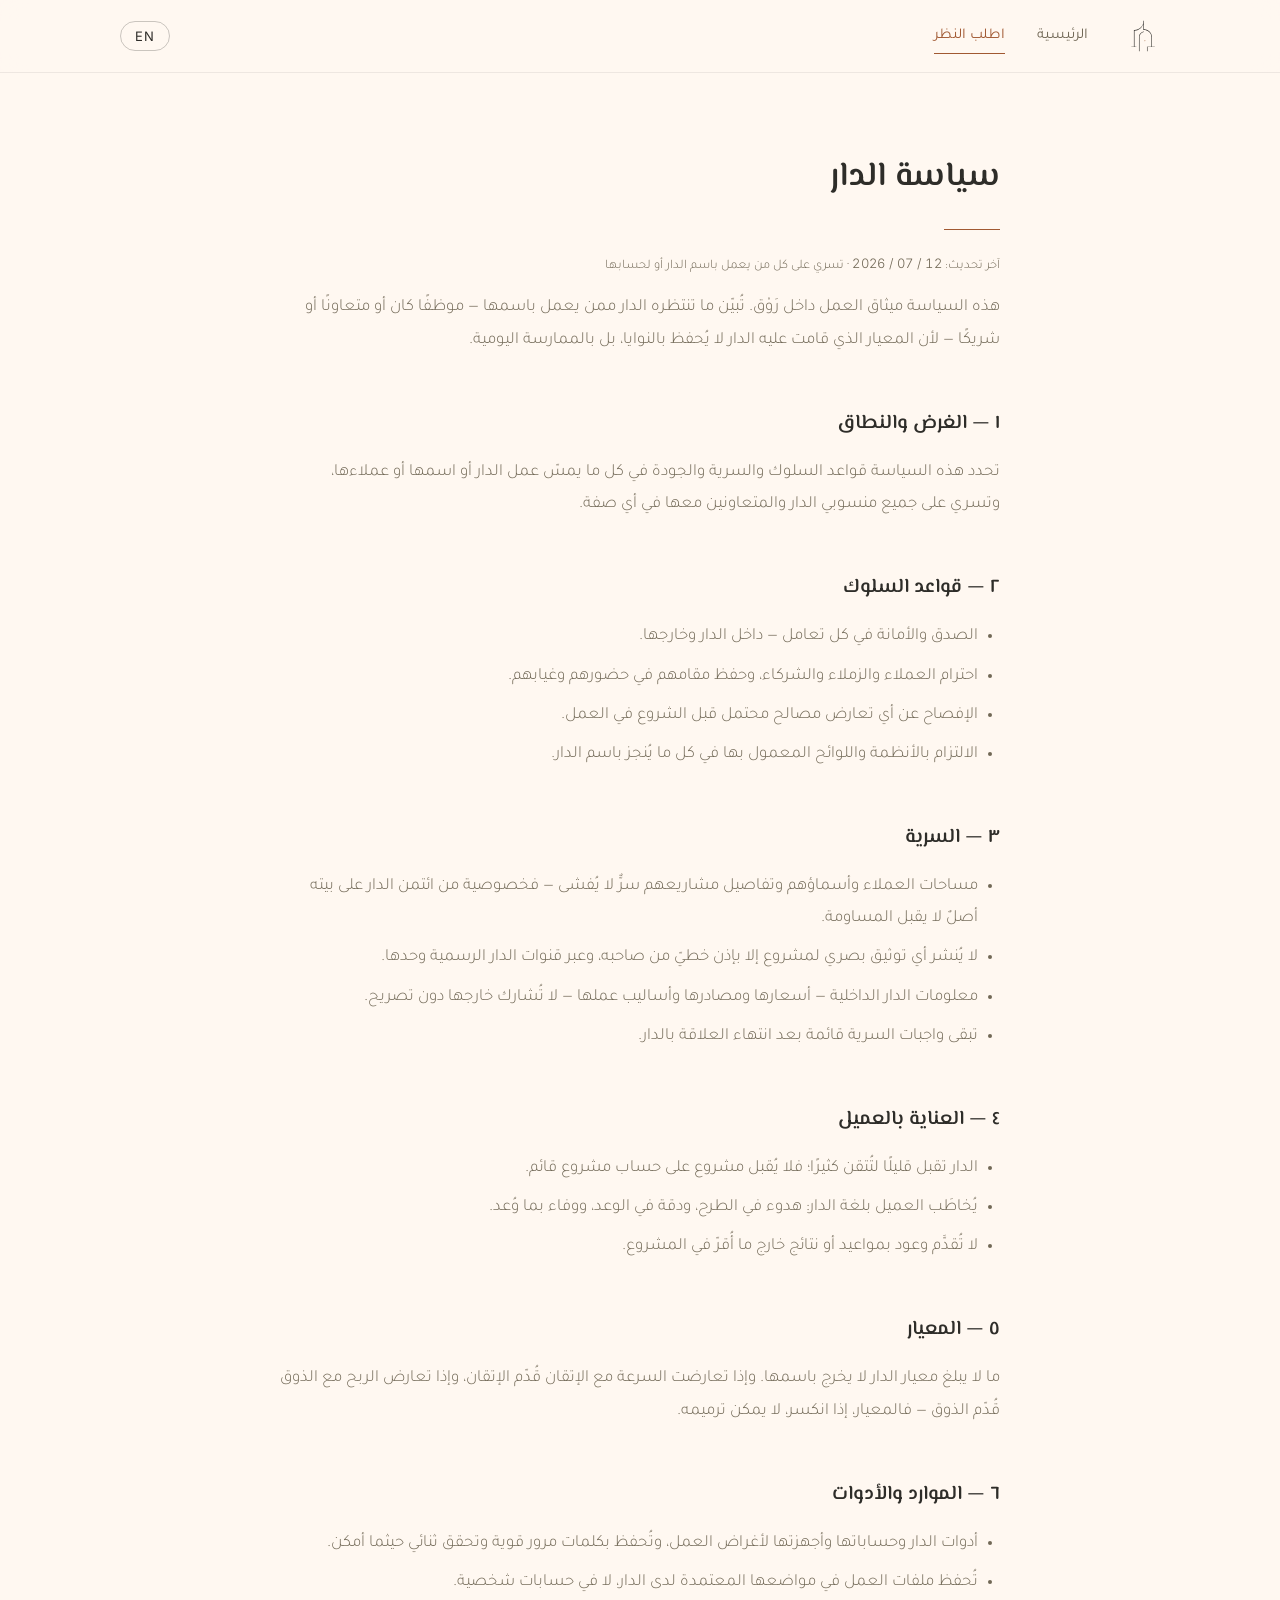
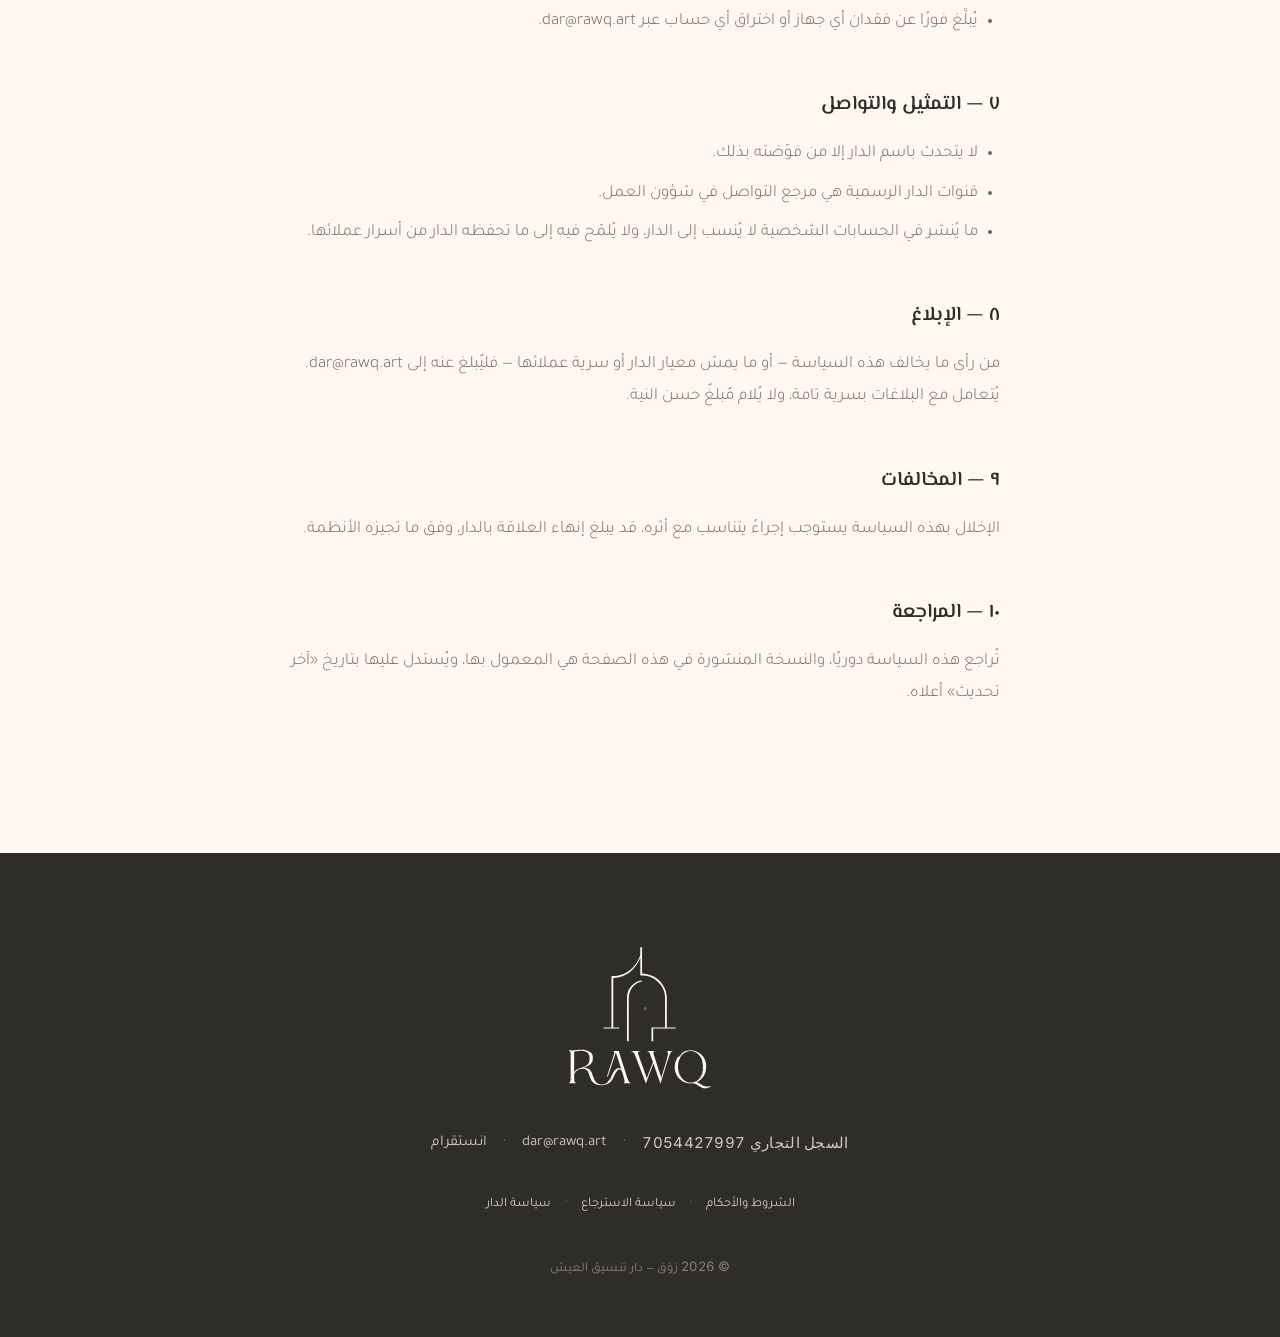
<file: public/internal-policy.html>
<!DOCTYPE html>
<html lang="ar" dir="rtl">
<head>
  <meta charset="UTF-8">
  <meta name="viewport" content="width=device-width, initial-scale=1.0">
  <title>سياسة الدار — رَوْق</title>
  <meta name="description" content="سياسة الدار الداخلية — رَوْق، دار تنسيق العيش.">
  <meta name="robots" content="noindex">

  <link rel="icon" type="image/svg+xml" href="assets/favicon.svg">
  <link rel="canonical" href="https://rawq.art/internal-policy">

  <link rel="preconnect" href="https://fonts.googleapis.com">
  <link rel="preconnect" href="https://fonts.gstatic.com" crossorigin>
  <link href="https://fonts.googleapis.com/css2?family=El+Messiri:wght@500;600;700&family=Tajawal:wght@300;400;500&family=Cormorant+Garamond:ital,wght@0,400;0,500;1,400&family=Inter:wght@400;500&display=swap" rel="stylesheet">

  <link rel="stylesheet" href="css/style.css">
</head>
<body data-page="policy">

  <a class="skip-link" href="#main" data-i18n="skip">تجاوز إلى المحتوى</a>

  <header class="nav" id="top">
    <div class="nav__inner">
      <a class="nav__mark" href="/" aria-label="رَوْق RAWQ">
        <img src="assets/favicon.svg" alt="" width="34" height="34">
      </a>
      <nav class="nav__links" aria-label="التنقّل">
        <a href="/" data-i18n="nav_home">الرئيسية</a>
        <a href="/#request" class="nav__cta" data-i18n="nav_request">اطلب النظر</a>
      </nav>
      <button class="lang-toggle" id="langToggle" type="button" aria-label="Switch language">EN</button>
    </div>
  </header>

  <main id="main">
    <section class="section legal">
      <div class="section__inner">

        <!-- ===================== العربية ===================== -->
        <article data-lang-block="ar">
          <h1 class="section__title">سياسة الدار</h1>
          <p class="legal__updated">آخر تحديث: <span class="num">12 / 07 / 2026</span> · تسري على كل من يعمل باسم الدار أو لحسابها</p>

          <p>هذه السياسة ميثاق العمل داخل رَوْق. تُبيّن ما تنتظره الدار ممن يعمل باسمها — موظفًا كان أو متعاونًا أو شريكًا — لأن المعيار الذي قامت عليه الدار لا يُحفظ بالنوايا، بل بالممارسة اليومية.</p>

          <h2>١ — الغرض والنطاق</h2>
          <p>تحدد هذه السياسة قواعد السلوك والسرية والجودة في كل ما يمسّ عمل الدار أو اسمها أو عملاءها، وتسري على جميع منسوبي الدار والمتعاونين معها في أي صفة.</p>

          <h2>٢ — قواعد السلوك</h2>
          <ul>
            <li>الصدق والأمانة في كل تعامل — داخل الدار وخارجها.</li>
            <li>احترام العملاء والزملاء والشركاء، وحفظ مقامهم في حضورهم وغيابهم.</li>
            <li>الإفصاح عن أي تعارض مصالح محتمل قبل الشروع في العمل.</li>
            <li>الالتزام بالأنظمة واللوائح المعمول بها في كل ما يُنجز باسم الدار.</li>
          </ul>

          <h2>٣ — السرية</h2>
          <ul>
            <li>مساحات العملاء وأسماؤهم وتفاصيل مشاريعهم سرٌّ لا يُفشى — فخصوصية من ائتمن الدار على بيته أصلٌ لا يقبل المساومة.</li>
            <li>لا يُنشر أي توثيق بصري لمشروع إلا بإذن خطيّ من صاحبه، وعبر قنوات الدار الرسمية وحدها.</li>
            <li>معلومات الدار الداخلية — أسعارها ومصادرها وأساليب عملها — لا تُشارك خارجها دون تصريح.</li>
            <li>تبقى واجبات السرية قائمة بعد انتهاء العلاقة بالدار.</li>
          </ul>

          <h2>٤ — العناية بالعميل</h2>
          <ul>
            <li>الدار تقبل قليلًا لتُتقن كثيرًا؛ فلا يُقبل مشروع على حساب مشروع قائم.</li>
            <li>يُخاطَب العميل بلغة الدار: هدوء في الطرح، ودقة في الوعد، ووفاء بما وُعد.</li>
            <li>لا تُقدَّم وعود بمواعيد أو نتائج خارج ما أُقرّ في المشروع.</li>
          </ul>

          <h2>٥ — المعيار</h2>
          <p>ما لا يبلغ معيار الدار لا يخرج باسمها. وإذا تعارضت السرعة مع الإتقان قُدّم الإتقان، وإذا تعارض الربح مع الذوق قُدّم الذوق — فالمعيار، إذا انكسر، لا يمكن ترميمه.</p>

          <h2>٦ — الموارد والأدوات</h2>
          <ul>
            <li>أدوات الدار وحساباتها وأجهزتها لأغراض العمل، وتُحفظ بكلمات مرور قوية وتحقق ثنائي حيثما أمكن.</li>
            <li>تُحفظ ملفات العمل في مواضعها المعتمدة لدى الدار، لا في حسابات شخصية.</li>
            <li>يُبلَّغ فورًا عن فقدان أي جهاز أو اختراق أي حساب عبر <a href="mailto:dar@rawq.art">dar@rawq.art</a>.</li>
          </ul>

          <h2>٧ — التمثيل والتواصل</h2>
          <ul>
            <li>لا يتحدث باسم الدار إلا من فوّضته بذلك.</li>
            <li>قنوات الدار الرسمية هي مرجع التواصل في شؤون العمل.</li>
            <li>ما يُنشر في الحسابات الشخصية لا يُنسب إلى الدار، ولا يُلمّح فيه إلى ما تحفظه الدار من أسرار عملائها.</li>
          </ul>

          <h2>٨ — الإبلاغ</h2>
          <p>من رأى ما يخالف هذه السياسة — أو ما يمسّ معيار الدار أو سرية عملائها — فليُبلغ عنه إلى <a href="mailto:dar@rawq.art">dar@rawq.art</a>. يُتعامل مع البلاغات بسرية تامة، ولا يُلام مُبلغٌ حسن النية.</p>

          <h2>٩ — المخالفات</h2>
          <p>الإخلال بهذه السياسة يستوجب إجراءً يتناسب مع أثره، قد يبلغ إنهاء العلاقة بالدار، وفق ما تجيزه الأنظمة.</p>

          <h2>١٠ — المراجعة</h2>
          <p>تُراجع هذه السياسة دوريًا، والنسخة المنشورة في هذه الصفحة هي المعمول بها، ويُستدل عليها بتاريخ «آخر تحديث» أعلاه.</p>
        </article>

        <!-- ===================== English ===================== -->
        <article data-lang-block="en" hidden>
          <h1 class="section__title">House Policy</h1>
          <p class="legal__updated">Last updated: <span class="num">12 / 07 / 2026</span> · Applies to all who work in the House's name or on its behalf</p>

          <p>This policy is the working charter of RAWQ. It sets out what the House expects of everyone who acts in its name — employee, collaborator or partner — because the standard the House was built on is kept not by intention, but by daily practice.</p>

          <h2>1 — Purpose &amp; Scope</h2>
          <p>This policy defines the rules of conduct, confidentiality and quality in everything that touches the House's work, name or clients. It applies to all members of the House and all who collaborate with it in any capacity.</p>

          <h2>2 — Conduct</h2>
          <ul>
            <li>Honesty and integrity in every dealing — inside the House and beyond it.</li>
            <li>Respect for clients, colleagues and partners, present or absent.</li>
            <li>Disclosure of any potential conflict of interest before work begins.</li>
            <li>Compliance with applicable laws and regulations in all that is done in the House's name.</li>
          </ul>

          <h2>3 — Confidentiality</h2>
          <ul>
            <li>Clients' spaces, names and project details are held in confidence — the privacy of those who entrust the House with their homes is a principle that admits no compromise.</li>
            <li>No visual documentation of a project is published without its owner's written consent, and only through the House's official channels.</li>
            <li>The House's internal matters — its pricing, sources and methods — are not shared outside it without authorisation.</li>
            <li>Duties of confidentiality survive the end of one's relationship with the House.</li>
          </ul>

          <h2>4 — Care of the Client</h2>
          <ul>
            <li>The House accepts little in order to perfect much; no project is taken on at the expense of one under way.</li>
            <li>Clients are addressed in the House's register: calm in manner, precise in promise, faithful to what was promised.</li>
            <li>No commitments of time or outcome are given beyond what the project has settled.</li>
          </ul>

          <h2>5 — The Standard</h2>
          <p>What does not meet the House's standard does not leave in its name. Where speed conflicts with mastery, mastery prevails; where profit conflicts with taste, taste prevails — for a standard, once broken, cannot be restored.</p>

          <h2>6 — Resources &amp; Tools</h2>
          <ul>
            <li>The House's tools, accounts and devices are for its work, protected by strong passwords and two-factor authentication wherever available.</li>
            <li>Work files are kept in the House's approved places, not in personal accounts.</li>
            <li>Any lost device or compromised account is reported at once to <a href="mailto:dar@rawq.art">dar@rawq.art</a>.</li>
          </ul>

          <h2>7 — Representation &amp; Communication</h2>
          <ul>
            <li>Only those authorised speak in the House's name.</li>
            <li>The House's official channels are the reference for matters of work.</li>
            <li>What is published on personal accounts is not attributed to the House, and must never hint at what the House holds in confidence for its clients.</li>
          </ul>

          <h2>8 — Raising Concerns</h2>
          <p>Whoever sees a breach of this policy — or anything touching the House's standard or its clients' confidence — should report it to <a href="mailto:dar@rawq.art">dar@rawq.art</a>. Reports are handled in full confidence, and no one who reports in good faith is faulted for it.</p>

          <h2>9 — Breaches</h2>
          <p>A breach of this policy carries a measure proportionate to its effect, up to the end of one's relationship with the House, as the law permits.</p>

          <h2>10 — Review</h2>
          <p>This policy is reviewed periodically. The version published on this page is the one in force, identified by the "Last updated" date above.</p>
        </article>

      </div>
    </section>
  </main>

  <footer class="footer">
    <div class="footer__inner">
      <img class="footer__logo" src="assets/logo-inverse.svg" alt="رَوْق RAWQ" width="150" height="149">
      <div class="footer__meta">
        <span class="num"><span data-i18n="footer_cr">السجل التجاري</span> 7054427997</span>
        <span class="footer__sep" aria-hidden="true">·</span>
        <a href="mailto:dar@rawq.art">dar@rawq.art</a>
        <span class="footer__sep" aria-hidden="true">·</span>
        <a href="https://www.instagram.com/rawq.art" target="_blank" rel="noopener" data-i18n="footer_ig">انستقرام</a>
      </div>
      <p class="footer__links">
        <a href="/terms" data-i18n="footer_terms">الشروط والأحكام</a>
        <span class="footer__sep" aria-hidden="true">·</span>
        <a href="/refund-policy" data-i18n="footer_refund">سياسة الاسترجاع</a>
        <span class="footer__sep" aria-hidden="true">·</span>
        <a href="/internal-policy" data-i18n="footer_policy">سياسة الدار</a>
      </p>
      <p class="footer__line"><span class="num">© <span id="year">2026</span></span> <span data-i18n="footer_line">رَوْق — دار تنسيق العيش</span></p>
    </div>
  </footer>

  <script src="js/legal.js"></script>
</body>
</html>
</file>
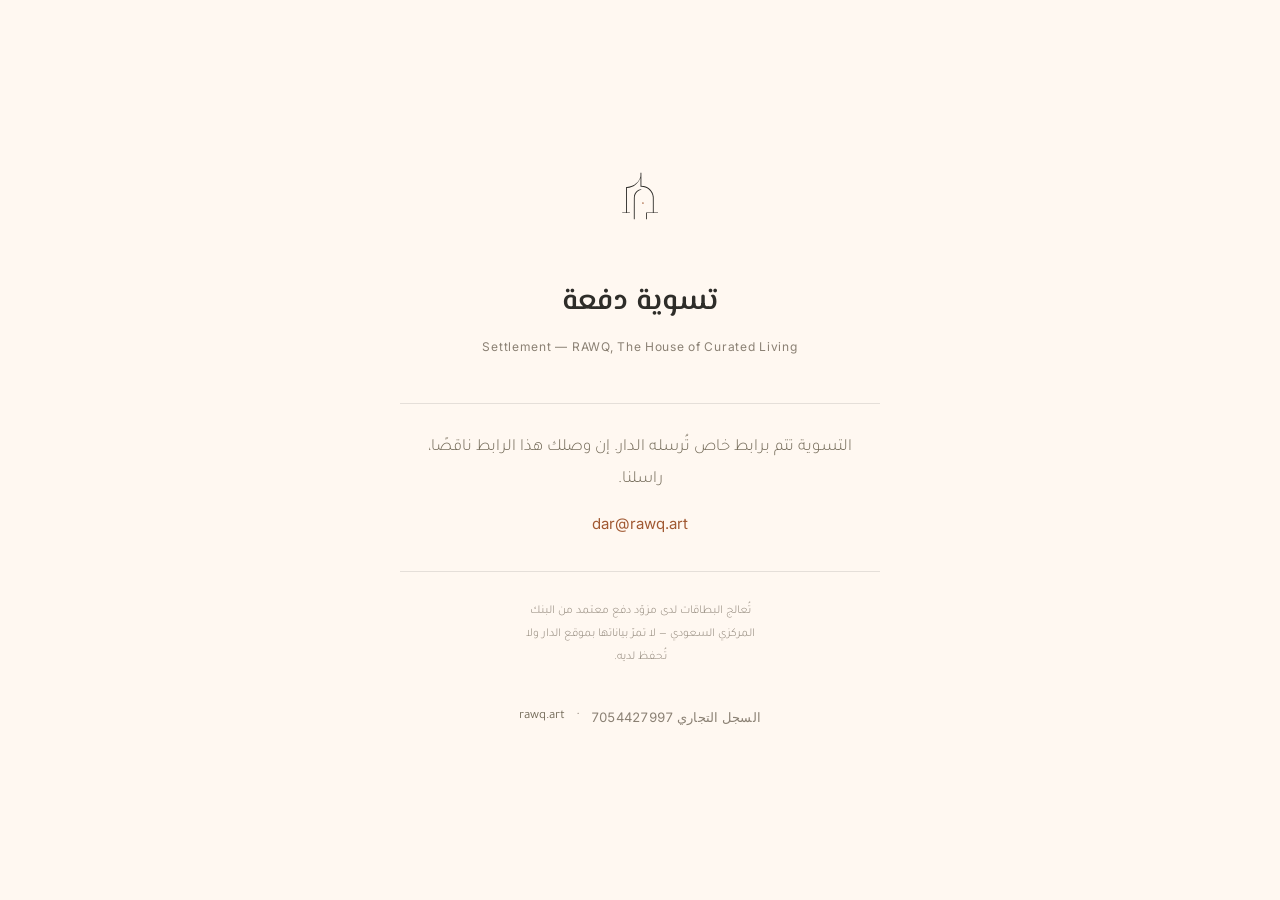
<file: public/pay.html>
<!DOCTYPE html>
<html lang="ar" dir="rtl">
<head>
  <meta charset="UTF-8">
  <meta name="viewport" content="width=device-width, initial-scale=1.0">
  <title>التسوية — رَوْق</title>
  <meta name="description" content="صفحة تسوية الدفعات — رَوْق، دار تنسيق العيش.">
  <meta name="robots" content="noindex, nofollow">
  <link rel="icon" type="image/svg+xml" href="assets/favicon.svg">
  <meta name="theme-color" content="#FFF8F1">

  <link rel="preconnect" href="https://fonts.googleapis.com">
  <link rel="preconnect" href="https://fonts.gstatic.com" crossorigin>
  <link href="https://fonts.googleapis.com/css2?family=El+Messiri:wght@500;600;700&family=Tajawal:wght@300;400;500&family=Inter:wght@400;500&display=swap" rel="stylesheet">
  <link rel="stylesheet" href="css/style.css">
  <link rel="stylesheet" href="css/pay.css">
</head>
<body class="pay-body">

  <main class="pay">
    <a class="pay__mark" href="/" aria-label="رَوْق RAWQ">
      <img src="assets/favicon.svg" alt="" width="52" height="52">
    </a>

    <h1 class="pay__title">تسوية دفعة</h1>
    <p class="pay__sub">Settlement — RAWQ, The House of Curated Living</p>

    <!-- ملخص الدفعة (يُملأ من الرابط) -->
    <section class="pay__summary" id="paySummary" hidden>
      <dl>
        <div><dt>البيان</dt><dd id="sType">—</dd></div>
        <div><dt>المرجع</dt><dd id="sRef" class="num">—</dd></div>
        <div><dt>المبلغ</dt><dd><span id="sAmount" class="num">—</span> <span class="pay__currency">ريال سعودي</span></dd></div>
      </dl>
    </section>

    <!-- نموذج الدفع المستضاف -->
    <div class="mysr-form" id="payForm" hidden></div>

    <!-- حالات بديلة -->
    <section class="pay__notice" id="payNotice" hidden>
      <p id="noticeText"></p>
      <a class="pay__contact" href="mailto:dar@rawq.art">dar@rawq.art</a>
    </section>

    <p class="pay__assurance">تُعالج البطاقات لدى مزوّد دفع معتمد من البنك المركزي السعودي — لا تمرّ بياناتها بموقع الدار ولا تُحفظ لديه.</p>

    <footer class="pay__footer">
      <span class="num">السجل التجاري 7054427997</span>
      <span aria-hidden="true">·</span>
      <a href="/">rawq.art</a>
    </footer>
  </main>

  <script src="js/pay.js"></script>
</body>
</html>
</file>
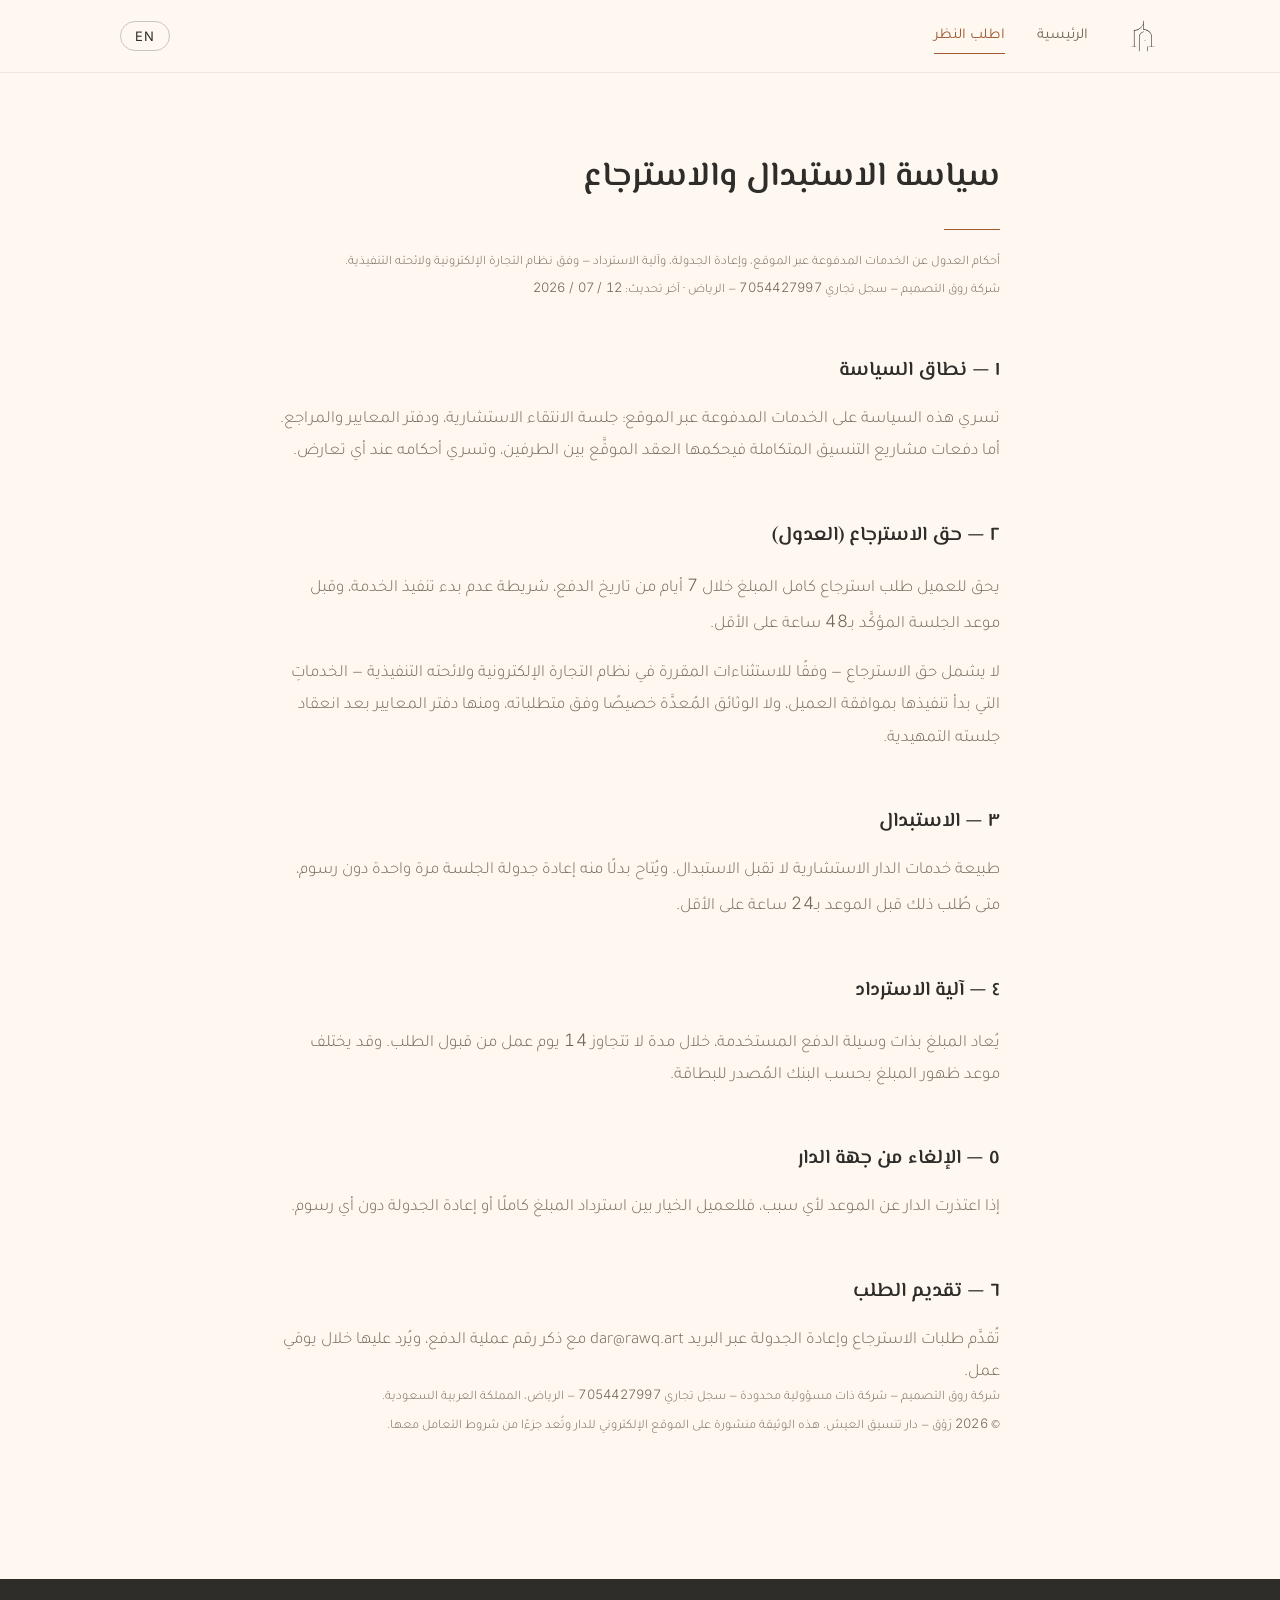
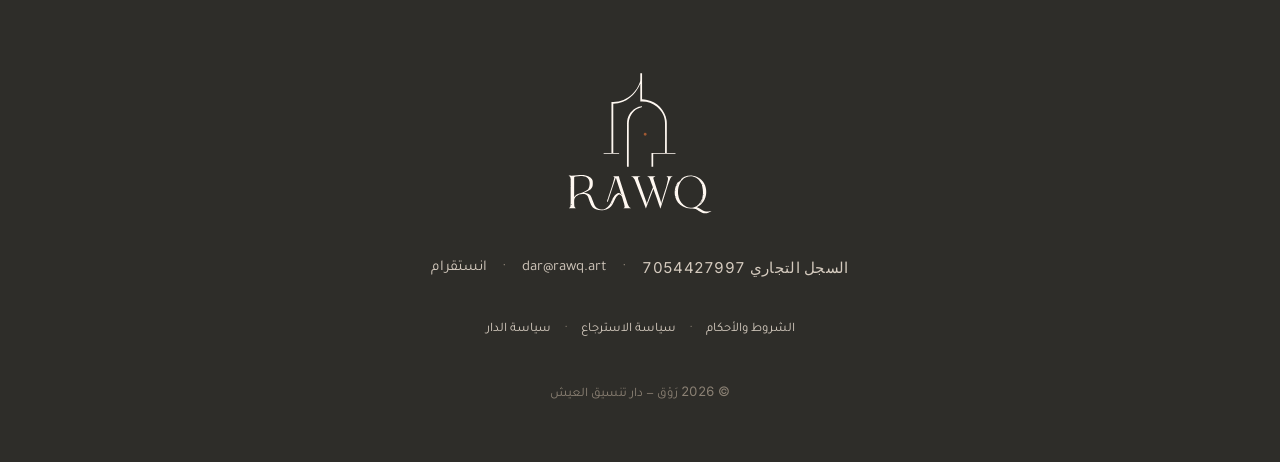
<file: public/refund-policy.html>
<!DOCTYPE html>
<html lang="ar" dir="rtl">
<head>
  <meta charset="UTF-8">
  <meta name="viewport" content="width=device-width, initial-scale=1.0">
  <title>سياسة الاستبدال والاسترجاع — رَوْق</title>
  <meta name="description" content="أحكام العدول عن الخدمات المدفوعة عبر موقع رَوْق، وإعادة الجدولة، وآلية الاسترداد — وفق نظام التجارة الإلكترونية ولائحته التنفيذية.">

  <link rel="icon" type="image/svg+xml" href="assets/favicon.svg">
  <link rel="canonical" href="https://rawq.art/refund-policy">

  <link rel="preconnect" href="https://fonts.googleapis.com">
  <link rel="preconnect" href="https://fonts.gstatic.com" crossorigin>
  <link href="https://fonts.googleapis.com/css2?family=El+Messiri:wght@500;600;700&family=Tajawal:wght@300;400;500&family=Cormorant+Garamond:ital,wght@0,400;0,500;1,400&family=Inter:wght@400;500&display=swap" rel="stylesheet">

  <link rel="stylesheet" href="css/style.css">
</head>
<body data-page="refund">

  <a class="skip-link" href="#main" data-i18n="skip">تجاوز إلى المحتوى</a>

  <header class="nav" id="top">
    <div class="nav__inner">
      <a class="nav__mark" href="/" aria-label="رَوْق RAWQ">
        <img src="assets/favicon.svg" alt="" width="34" height="34">
      </a>
      <nav class="nav__links" aria-label="التنقّل">
        <a href="/" data-i18n="nav_home">الرئيسية</a>
        <a href="/#request" class="nav__cta" data-i18n="nav_request">اطلب النظر</a>
      </nav>
      <button class="lang-toggle" id="langToggle" type="button" aria-label="Switch language">EN</button>
    </div>
  </header>

  <main id="main">
    <section class="section legal">
      <div class="section__inner">

        <!-- ===================== العربية ===================== -->
        <article data-lang-block="ar">
          <h1 class="section__title">سياسة الاستبدال والاسترجاع</h1>
          <p class="legal__updated">أحكام العدول عن الخدمات المدفوعة عبر الموقع، وإعادة الجدولة، وآلية الاسترداد — وفق نظام التجارة الإلكترونية ولائحته التنفيذية.<br>شركة روق التصميم — سجل تجاري <span class="num">7054427997</span> — الرياض · آخر تحديث: <span class="num">12 / 07 / 2026</span></p>

          <h2>١ — نطاق السياسة</h2>
          <p>تسري هذه السياسة على الخدمات المدفوعة عبر الموقع: جلسة الانتقاء الاستشارية، ودفتر المعايير والمراجع. أما دفعات مشاريع التنسيق المتكاملة فيحكمها العقد الموقَّع بين الطرفين، وتسري أحكامه عند أي تعارض.</p>

          <h2>٢ — حق الاسترجاع (العدول)</h2>
          <p>يحق للعميل طلب استرجاع كامل المبلغ خلال <span class="num">7</span> أيام من تاريخ الدفع، شريطة عدم بدء تنفيذ الخدمة، وقبل موعد الجلسة المؤكَّد بـ<span class="num">48</span> ساعة على الأقل.</p>
          <p>لا يشمل حق الاسترجاع — وفقًا للاستثناءات المقررة في نظام التجارة الإلكترونية ولائحته التنفيذية — الخدماتِ التي بدأ تنفيذها بموافقة العميل، ولا الوثائق المُعدَّة خصيصًا وفق متطلباته، ومنها دفتر المعايير بعد انعقاد جلسته التمهيدية.</p>

          <h2>٣ — الاستبدال</h2>
          <p>طبيعة خدمات الدار الاستشارية لا تقبل الاستبدال. ويُتاح بدلًا منه إعادة جدولة الجلسة مرة واحدة دون رسوم، متى طُلب ذلك قبل الموعد بـ<span class="num">24</span> ساعة على الأقل.</p>

          <h2>٤ — آلية الاسترداد</h2>
          <p>يُعاد المبلغ بذات وسيلة الدفع المستخدمة، خلال مدة لا تتجاوز <span class="num">14</span> يوم عمل من قبول الطلب. وقد يختلف موعد ظهور المبلغ بحسب البنك المُصدر للبطاقة.</p>

          <h2>٥ — الإلغاء من جهة الدار</h2>
          <p>إذا اعتذرت الدار عن الموعد لأي سبب، فللعميل الخيار بين استرداد المبلغ كاملًا أو إعادة الجدولة دون أي رسوم.</p>

          <h2>٦ — تقديم الطلب</h2>
          <p>تُقدَّم طلبات الاسترجاع وإعادة الجدولة عبر البريد <a href="mailto:dar@rawq.art">dar@rawq.art</a> مع ذكر رقم عملية الدفع، ويُرد عليها خلال يومَي عمل.</p>

          <p class="legal__updated">شركة روق التصميم — شركة ذات مسؤولية محدودة — سجل تجاري <span class="num">7054427997</span> — الرياض، المملكة العربية السعودية.<br>© <span class="num">2026</span> رَوْق — دار تنسيق العيش. هذه الوثيقة منشورة على الموقع الإلكتروني للدار وتُعد جزءًا من شروط التعامل معها.</p>
        </article>

        <!-- ===================== English ===================== -->
        <article data-lang-block="en" hidden>
          <h1 class="section__title">Exchange &amp; Refund Policy</h1>
          <p class="legal__updated">Provisions for withdrawal from services paid for through the site, rescheduling, and the refund mechanism — in accordance with the E-Commerce Law and its implementing regulations.<br>RAWQ Design Company — CR <span class="num">7054427997</span> — Riyadh · Last updated: <span class="num">12 / 07 / 2026</span><br>This English text is a courtesy translation; the Arabic version is the binding text.</p>

          <h2>1 — Scope</h2>
          <p>This policy applies to the services paid for through the site: the consulting selection-board session, and the standards and references book. Payments for integrated coordination projects are governed by the contract signed between the parties, whose provisions prevail in case of any conflict.</p>

          <h2>2 — Right of Withdrawal (Refund)</h2>
          <p>The client may request a full refund within <span class="num">7</span> days of the payment date, provided performance of the service has not begun, and at least <span class="num">48</span> hours before the confirmed session time.</p>
          <p>In line with the exceptions established in the E-Commerce Law and its implementing regulations, the right of withdrawal does not extend to services whose performance began with the client's consent, nor to documents prepared specifically to the client's requirements — including the standards book once its preliminary session has been held.</p>

          <h2>3 — Exchange</h2>
          <p>The consultative nature of the House's services does not admit exchange. In its place, the session may be rescheduled once, free of charge, when requested at least <span class="num">24</span> hours before the appointment.</p>

          <h2>4 — Refund Mechanism</h2>
          <p>The amount is returned by the same payment method used, within no more than <span class="num">14</span> business days of the request's acceptance. When the amount appears may vary by the card's issuing bank.</p>

          <h2>5 — Cancellation by the House</h2>
          <p>If the House excuses itself from the appointment for any reason, the client may choose between a full refund or rescheduling at no charge.</p>

          <h2>6 — Submitting a Request</h2>
          <p>Refund and rescheduling requests are submitted by email to <a href="mailto:dar@rawq.art">dar@rawq.art</a>, quoting the payment reference number; they are answered within two business days.</p>

          <p class="legal__updated">RAWQ Design Company — a limited liability company — CR <span class="num">7054427997</span> — Riyadh, Kingdom of Saudi Arabia.<br>© <span class="num">2026</span> RAWQ — The House of Curated Living. This document is published on the House's website and forms part of the terms of dealing with it.</p>
        </article>

      </div>
    </section>
  </main>

  <footer class="footer">
    <div class="footer__inner">
      <img class="footer__logo" src="assets/logo-inverse.svg" alt="رَوْق RAWQ" width="150" height="149">
      <div class="footer__meta">
        <span class="num"><span data-i18n="footer_cr">السجل التجاري</span> 7054427997</span>
        <span class="footer__sep" aria-hidden="true">·</span>
        <a href="mailto:dar@rawq.art">dar@rawq.art</a>
        <span class="footer__sep" aria-hidden="true">·</span>
        <a href="https://www.instagram.com/rawq.art" target="_blank" rel="noopener" data-i18n="footer_ig">انستقرام</a>
      </div>
      <p class="footer__links">
        <a href="/terms" data-i18n="footer_terms">الشروط والأحكام</a>
        <span class="footer__sep" aria-hidden="true">·</span>
        <a href="/refund-policy" data-i18n="footer_refund">سياسة الاسترجاع</a>
        <span class="footer__sep" aria-hidden="true">·</span>
        <a href="/internal-policy" data-i18n="footer_policy">سياسة الدار</a>
      </p>
      <p class="footer__line"><span class="num">© <span id="year">2026</span></span> <span data-i18n="footer_line">رَوْق — دار تنسيق العيش</span></p>
    </div>
  </footer>

  <script src="js/legal.js"></script>
</body>
</html>
</file>
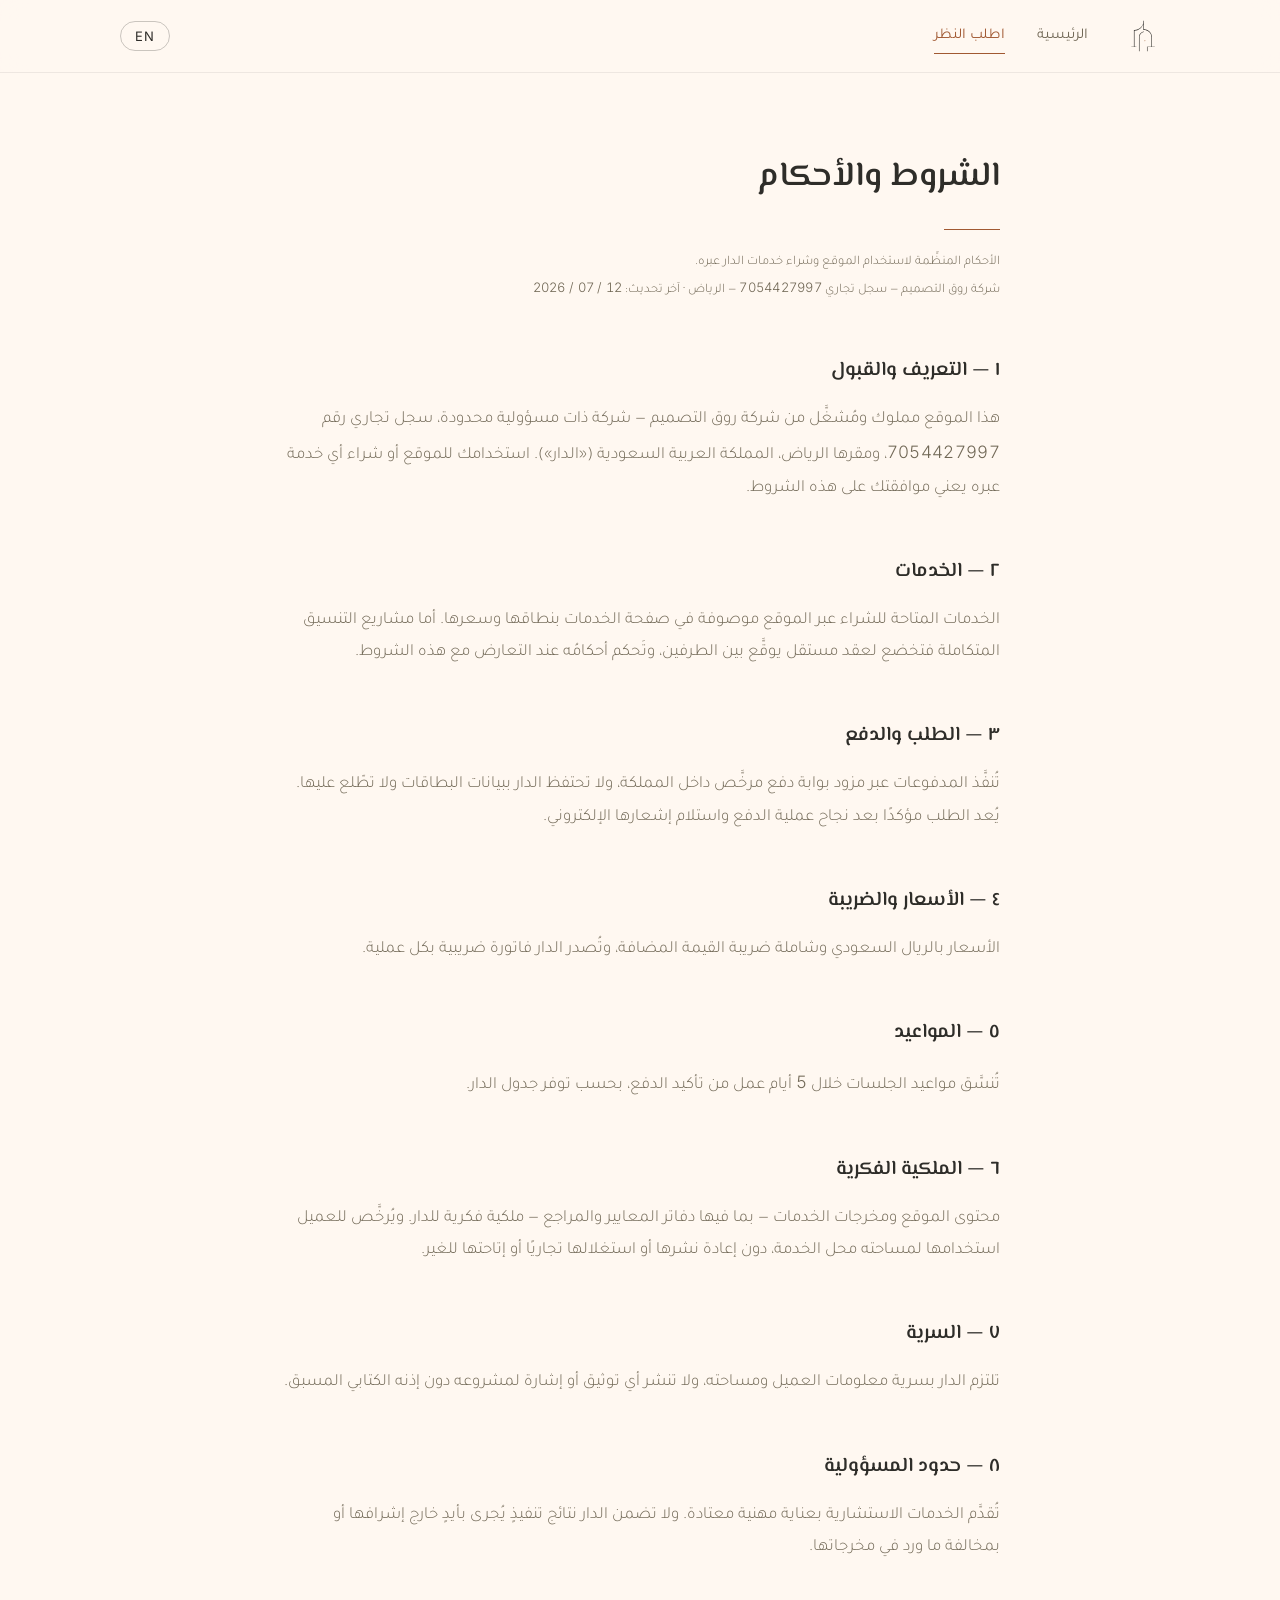
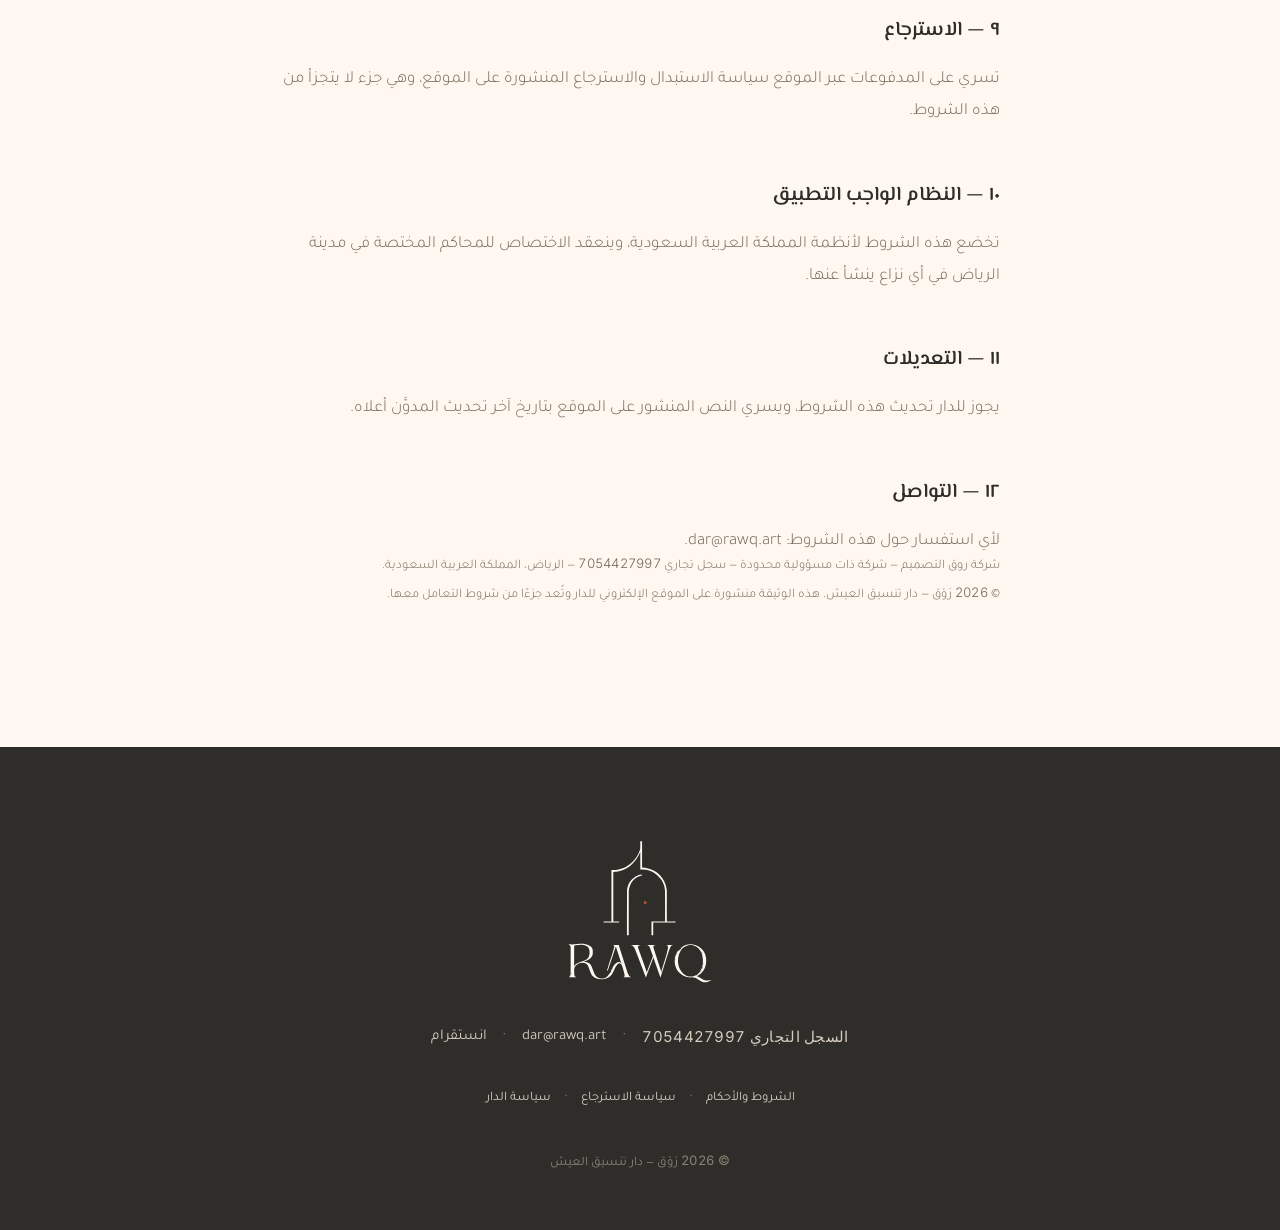
<file: public/terms.html>
<!DOCTYPE html>
<html lang="ar" dir="rtl">
<head>
  <meta charset="UTF-8">
  <meta name="viewport" content="width=device-width, initial-scale=1.0">
  <title>الشروط والأحكام — رَوْق</title>
  <meta name="description" content="الأحكام المنظِّمة لاستخدام موقع رَوْق وشراء خدمات الدار عبره.">

  <link rel="icon" type="image/svg+xml" href="assets/favicon.svg">
  <link rel="canonical" href="https://rawq.art/terms">

  <link rel="preconnect" href="https://fonts.googleapis.com">
  <link rel="preconnect" href="https://fonts.gstatic.com" crossorigin>
  <link href="https://fonts.googleapis.com/css2?family=El+Messiri:wght@500;600;700&family=Tajawal:wght@300;400;500&family=Cormorant+Garamond:ital,wght@0,400;0,500;1,400&family=Inter:wght@400;500&display=swap" rel="stylesheet">

  <link rel="stylesheet" href="css/style.css">
</head>
<body data-page="terms">

  <a class="skip-link" href="#main" data-i18n="skip">تجاوز إلى المحتوى</a>

  <header class="nav" id="top">
    <div class="nav__inner">
      <a class="nav__mark" href="/" aria-label="رَوْق RAWQ">
        <img src="assets/favicon.svg" alt="" width="34" height="34">
      </a>
      <nav class="nav__links" aria-label="التنقّل">
        <a href="/" data-i18n="nav_home">الرئيسية</a>
        <a href="/#request" class="nav__cta" data-i18n="nav_request">اطلب النظر</a>
      </nav>
      <button class="lang-toggle" id="langToggle" type="button" aria-label="Switch language">EN</button>
    </div>
  </header>

  <main id="main">
    <section class="section legal">
      <div class="section__inner">

        <!-- ===================== العربية ===================== -->
        <article data-lang-block="ar">
          <h1 class="section__title">الشروط والأحكام</h1>
          <p class="legal__updated">الأحكام المنظِّمة لاستخدام الموقع وشراء خدمات الدار عبره.<br>شركة روق التصميم — سجل تجاري <span class="num">7054427997</span> — الرياض · آخر تحديث: <span class="num">12 / 07 / 2026</span></p>

          <h2>١ — التعريف والقبول</h2>
          <p>هذا الموقع مملوك ومُشغَّل من شركة روق التصميم — شركة ذات مسؤولية محدودة، سجل تجاري رقم <span class="num">7054427997</span>، ومقرها الرياض، المملكة العربية السعودية («الدار»). استخدامك للموقع أو شراء أي خدمة عبره يعني موافقتك على هذه الشروط.</p>

          <h2>٢ — الخدمات</h2>
          <p>الخدمات المتاحة للشراء عبر الموقع موصوفة في صفحة الخدمات بنطاقها وسعرها. أما مشاريع التنسيق المتكاملة فتخضع لعقد مستقل يوقَّع بين الطرفين، وتَحكم أحكامُه عند التعارض مع هذه الشروط.</p>

          <h2>٣ — الطلب والدفع</h2>
          <p>تُنفَّذ المدفوعات عبر مزود بوابة دفع مرخَّص داخل المملكة، ولا تحتفظ الدار ببيانات البطاقات ولا تطّلع عليها. يُعد الطلب مؤكدًا بعد نجاح عملية الدفع واستلام إشعارها الإلكتروني.</p>

          <h2>٤ — الأسعار والضريبة</h2>
          <p>الأسعار بالريال السعودي وشاملة ضريبة القيمة المضافة، وتُصدر الدار فاتورة ضريبية بكل عملية.</p>

          <h2>٥ — المواعيد</h2>
          <p>تُنسَّق مواعيد الجلسات خلال <span class="num">5</span> أيام عمل من تأكيد الدفع، بحسب توفر جدول الدار.</p>

          <h2>٦ — الملكية الفكرية</h2>
          <p>محتوى الموقع ومخرجات الخدمات — بما فيها دفاتر المعايير والمراجع — ملكية فكرية للدار. ويُرخَّص للعميل استخدامها لمساحته محل الخدمة، دون إعادة نشرها أو استغلالها تجاريًا أو إتاحتها للغير.</p>

          <h2>٧ — السرية</h2>
          <p>تلتزم الدار بسرية معلومات العميل ومساحته، ولا تنشر أي توثيق أو إشارة لمشروعه دون إذنه الكتابي المسبق.</p>

          <h2>٨ — حدود المسؤولية</h2>
          <p>تُقدَّم الخدمات الاستشارية بعناية مهنية معتادة. ولا تضمن الدار نتائج تنفيذٍ يُجرى بأيدٍ خارج إشرافها أو بمخالفة ما ورد في مخرجاتها.</p>

          <h2>٩ — الاسترجاع</h2>
          <p>تسري على المدفوعات عبر الموقع <a href="/refund-policy">سياسة الاستبدال والاسترجاع</a> المنشورة على الموقع، وهي جزء لا يتجزأ من هذه الشروط.</p>

          <h2>١٠ — النظام الواجب التطبيق</h2>
          <p>تخضع هذه الشروط لأنظمة المملكة العربية السعودية، وينعقد الاختصاص للمحاكم المختصة في مدينة الرياض في أي نزاع ينشأ عنها.</p>

          <h2>١١ — التعديلات</h2>
          <p>يجوز للدار تحديث هذه الشروط، ويسري النص المنشور على الموقع بتاريخ آخر تحديث المدوَّن أعلاه.</p>

          <h2>١٢ — التواصل</h2>
          <p>لأي استفسار حول هذه الشروط: <a href="mailto:dar@rawq.art">dar@rawq.art</a>.</p>

          <p class="legal__updated">شركة روق التصميم — شركة ذات مسؤولية محدودة — سجل تجاري <span class="num">7054427997</span> — الرياض، المملكة العربية السعودية.<br>© <span class="num">2026</span> رَوْق — دار تنسيق العيش. هذه الوثيقة منشورة على الموقع الإلكتروني للدار وتُعد جزءًا من شروط التعامل معها.</p>
        </article>

        <!-- ===================== English ===================== -->
        <article data-lang-block="en" hidden>
          <h1 class="section__title">Terms &amp; Conditions</h1>
          <p class="legal__updated">The provisions governing use of the site and the purchase of the House's services through it.<br>RAWQ Design Company — CR <span class="num">7054427997</span> — Riyadh · Last updated: <span class="num">12 / 07 / 2026</span><br>This English text is a courtesy translation; the Arabic version is the binding text.</p>

          <h2>1 — Definition &amp; Acceptance</h2>
          <p>This site is owned and operated by RAWQ Design Company — a limited liability company, Commercial Registration No. <span class="num">7054427997</span>, headquartered in Riyadh, Kingdom of Saudi Arabia ("the House"). Your use of the site, or purchase of any service through it, constitutes acceptance of these terms.</p>

          <h2>2 — Services</h2>
          <p>The services available for purchase through the site are described on the services page, with their scope and price. Integrated coordination projects are governed by a separate contract signed between the parties, whose provisions prevail where they conflict with these terms.</p>

          <h2>3 — Ordering &amp; Payment</h2>
          <p>Payments are processed through a payment-gateway provider licensed within the Kingdom; the House neither retains nor accesses card data. An order is confirmed once payment succeeds and its electronic notice is received.</p>

          <h2>4 — Prices &amp; VAT</h2>
          <p>Prices are in Saudi riyals and inclusive of value-added tax; the House issues a tax invoice for every transaction.</p>

          <h2>5 — Scheduling</h2>
          <p>Session appointments are coordinated within <span class="num">5</span> business days of payment confirmation, subject to the House's schedule.</p>

          <h2>6 — Intellectual Property</h2>
          <p>The site's content and the services' deliverables — including the standards and references books — are the House's intellectual property. The client is licensed to use them for the space the service concerns, without republishing them, exploiting them commercially, or making them available to others.</p>

          <h2>7 — Confidentiality</h2>
          <p>The House keeps the client's information and space in confidence, and publishes no documentation of, or reference to, their project without prior written consent.</p>

          <h2>8 — Limitation of Liability</h2>
          <p>Consulting services are provided with customary professional care. The House does not guarantee the results of execution carried out by hands outside its supervision, or contrary to its deliverables.</p>

          <h2>9 — Refunds</h2>
          <p>Payments made through the site are subject to the <a href="/refund-policy">Exchange &amp; Refund Policy</a> published on the site, which forms an integral part of these terms.</p>

          <h2>10 — Governing Law</h2>
          <p>These terms are subject to the laws of the Kingdom of Saudi Arabia, and the competent courts of Riyadh have jurisdiction over any dispute arising from them.</p>

          <h2>11 — Amendments</h2>
          <p>The House may update these terms; the text published on the site as of the "Last updated" date above is the text in force.</p>

          <h2>12 — Contact</h2>
          <p>For any enquiry about these terms: <a href="mailto:dar@rawq.art">dar@rawq.art</a>.</p>

          <p class="legal__updated">RAWQ Design Company — a limited liability company — CR <span class="num">7054427997</span> — Riyadh, Kingdom of Saudi Arabia.<br>© <span class="num">2026</span> RAWQ — The House of Curated Living. This document is published on the House's website and forms part of the terms of dealing with it.</p>
        </article>

      </div>
    </section>
  </main>

  <footer class="footer">
    <div class="footer__inner">
      <img class="footer__logo" src="assets/logo-inverse.svg" alt="رَوْق RAWQ" width="150" height="149">
      <div class="footer__meta">
        <span class="num"><span data-i18n="footer_cr">السجل التجاري</span> 7054427997</span>
        <span class="footer__sep" aria-hidden="true">·</span>
        <a href="mailto:dar@rawq.art">dar@rawq.art</a>
        <span class="footer__sep" aria-hidden="true">·</span>
        <a href="https://www.instagram.com/rawq.art" target="_blank" rel="noopener" data-i18n="footer_ig">انستقرام</a>
      </div>
      <p class="footer__links">
        <a href="/terms" data-i18n="footer_terms">الشروط والأحكام</a>
        <span class="footer__sep" aria-hidden="true">·</span>
        <a href="/refund-policy" data-i18n="footer_refund">سياسة الاسترجاع</a>
        <span class="footer__sep" aria-hidden="true">·</span>
        <a href="/internal-policy" data-i18n="footer_policy">سياسة الدار</a>
      </p>
      <p class="footer__line"><span class="num">© <span id="year">2026</span></span> <span data-i18n="footer_line">رَوْق — دار تنسيق العيش</span></p>
    </div>
  </footer>

  <script src="js/legal.js"></script>
</body>
</html>
</file>
<file: live-site-snapshot/css/style.css>
/* ============================================================
   رَوْق — RAWQ · The House of Curated Living
   نظام «الهادئ البسيط» — الورق يهيمن، والتراكوتا لمسة لا مساحة.
   ============================================================ */

:root {
  --paper:  #FFF8F1;
  --char:   #2E2D29;
  --terra:  #A15932;
  --terra-deep: #8A4B29;
  --olive:  #716856;
  --stone:  #8B8174;
  --ivory:  #D5CBBF;

  --font-head: 'El Messiri', serif;
  --font-body: 'Tajawal', sans-serif;
  --font-latin-head: 'Cormorant Garamond', serif;
  --font-latin-body: 'Inter', sans-serif;

  --measure: 34rem;
  --nav-h: 72px;
}

html[lang="en"] {
  --font-head: 'Cormorant Garamond', serif;
  --font-body: 'Inter', sans-serif;
}

/* ---------- Reset ---------- */
*, *::before, *::after { box-sizing: border-box; margin: 0; padding: 0; }

html { scroll-behavior: smooth; scroll-padding-top: calc(var(--nav-h) + 24px); }

body {
  background: var(--paper);
  color: var(--char);
  font-family: var(--font-body);
  font-weight: 400;
  font-size: 1.0625rem;
  line-height: 1.9;
  -webkit-font-smoothing: antialiased;
  text-rendering: optimizeLegibility;
}

html[lang="en"] body { line-height: 1.75; }

img { max-width: 100%; height: auto; display: block; }

a { color: inherit; text-decoration: none; }

/* Latin numerals & small latin text — Inter, tabular figures */
.num {
  font-family: var(--font-latin-body);
  font-feature-settings: "tnum" 1;
  letter-spacing: 0.02em;
}

.visually-hidden {
  position: absolute !important;
  width: 1px; height: 1px;
  overflow: hidden; clip: rect(0 0 0 0);
  white-space: nowrap;
}

.skip-link {
  position: absolute;
  inset-inline-start: 16px; top: -80px;
  background: var(--char); color: var(--paper);
  padding: 10px 20px; z-index: 100;
  transition: top .2s ease;
}
.skip-link:focus { top: 12px; }

/* ---------- Navigation ---------- */
.nav {
  position: sticky; top: 0; z-index: 50;
  background: rgba(255, 248, 241, 0.88);
  backdrop-filter: blur(12px);
  -webkit-backdrop-filter: blur(12px);
  border-bottom: 1px solid rgba(46, 45, 41, 0.08);
}

.nav__inner {
  max-width: 1120px;
  margin-inline: auto;
  height: var(--nav-h);
  padding-inline: clamp(20px, 4vw, 40px);
  display: flex;
  align-items: center;
  gap: clamp(16px, 3vw, 40px);
}

.nav__mark img { width: 34px; height: 34px; }

.nav__links {
  display: flex;
  align-items: center;
  gap: clamp(14px, 2.5vw, 32px);
  font-size: 0.9375rem;
}

.nav__links a {
  color: var(--olive);
  transition: color .25s ease;
  padding-block: 4px;
}
.nav__links a:hover { color: var(--char); }

.nav__links a.nav__cta {
  color: var(--terra);
  border-bottom: 1px solid var(--terra);
  padding-bottom: 2px;
}
.nav__links a.nav__cta:hover { color: var(--terra-deep); border-color: var(--terra-deep); }

.lang-toggle {
  margin-inline-start: auto;
  font-family: var(--font-latin-body);
  font-size: 0.8125rem;
  letter-spacing: 0.08em;
  background: none;
  border: 1px solid rgba(46, 45, 41, 0.25);
  color: var(--char);
  padding: 6px 14px;
  border-radius: 999px;
  cursor: pointer;
  transition: border-color .25s ease, color .25s ease;
}
.lang-toggle:hover { border-color: var(--terra); color: var(--terra); }

@media (max-width: 640px) {
  .nav__links a:not(.nav__cta) { display: none; }
}

/* ---------- Hero ---------- */
.hero {
  min-height: calc(100svh - var(--nav-h));
  display: grid;
  place-items: center;
  padding: clamp(64px, 10vh, 120px) 24px;
}

.hero__inner {
  text-align: center;
  display: flex;
  flex-direction: column;
  align-items: center;
}

.hero__logo {
  width: clamp(190px, 26vw, 300px);
  height: auto;
  margin-bottom: clamp(40px, 6vh, 64px);
}

.hero__kicker {
  font-family: var(--font-head);
  font-weight: 600;
  font-size: clamp(1.25rem, 2.2vw, 1.5rem);
  letter-spacing: 0.02em;
  color: var(--olive);
  margin-bottom: 20px;
}

.hero__line {
  font-family: var(--font-head);
  font-weight: 700;
  font-size: clamp(1.75rem, 4.2vw, 2.75rem);
  line-height: 1.6;
  max-width: 34ch;
  margin-bottom: clamp(36px, 5vh, 52px);
}

html[lang="en"] .hero__line { font-weight: 500; line-height: 1.35; }

.hero__sub {
  margin-top: 28px;
  font-size: 0.9375rem;
  font-weight: 300;
  color: var(--stone);
  max-width: 42ch;
}

/* ---------- Buttons ---------- */
.btn {
  display: inline-block;
  background: var(--terra);
  color: var(--paper);
  font-family: var(--font-body);
  font-size: 1rem;
  font-weight: 500;
  padding: 15px 44px;
  letter-spacing: 0.02em;
  transition: background .3s ease;
}
.btn:hover { background: var(--terra-deep); }
.btn--wide { width: 100%; text-align: center; border: none; cursor: pointer; }

/* ---------- Sections ---------- */
.section { padding: clamp(96px, 14vh, 168px) 24px; }

.section--ivory { background: var(--ivory); }

.section--dark {
  background: var(--char);
  color: var(--paper);
}

.section__inner {
  max-width: 880px;
  margin-inline: auto;
}

.section__inner--narrow { max-width: 640px; text-align: center; }

.section__title {
  font-family: var(--font-head);
  font-weight: 600;
  font-size: clamp(1.625rem, 3vw, 2.125rem);
  margin-bottom: clamp(32px, 5vh, 48px);
  position: relative;
  padding-bottom: 20px;
}

.section__title::after {
  content: "";
  position: absolute;
  bottom: 0;
  inset-inline-start: 0;
  width: 56px;
  height: 1px;
  background: var(--terra);
}

.section__inner--narrow .section__title::after {
  inset-inline-start: 50%;
  transform: translateX(-50%);
}

.lead {
  max-width: var(--measure);
  margin-bottom: 1.5em;
  color: var(--char);
}

.lead + .lead { color: var(--olive); }

/* ---------- Pull quote ---------- */
.pullquote {
  max-width: 880px;
  margin: clamp(72px, 10vh, 112px) auto 0;
  text-align: center;
  padding-block: clamp(40px, 6vh, 56px);
  border-top: 1px solid rgba(161, 89, 50, 0.35);
  border-bottom: 1px solid rgba(161, 89, 50, 0.35);
}

.pullquote blockquote {
  font-family: var(--font-head);
  font-weight: 600;
  font-size: clamp(1.375rem, 3vw, 2rem);
  line-height: 1.8;
  color: var(--char);
}

html[lang="en"] .pullquote blockquote { font-style: italic; font-weight: 400; line-height: 1.4; }

/* ---------- Approach ---------- */
.approach {
  display: grid;
  grid-template-columns: repeat(auto-fit, minmax(230px, 1fr));
  gap: clamp(36px, 5vw, 64px);
  margin-top: clamp(48px, 7vh, 72px);
}

.approach__item h3 {
  font-family: var(--font-head);
  font-weight: 600;
  font-size: 1.1875rem;
  margin-bottom: 14px;
  position: relative;
  padding-top: 18px;
}

.approach__item h3::before {
  content: "";
  position: absolute;
  top: 0;
  inset-inline-start: 0;
  width: 6px; height: 6px;
  border-radius: 50%;
  background: var(--terra);
}

.approach__item p {
  font-size: 0.9875rem;
  font-weight: 300;
  color: var(--olive);
}

/* ---------- Projects ---------- */
.projects { margin-top: clamp(48px, 7vh, 72px); display: grid; gap: 72px; }

.project {
  display: grid;
  gap: clamp(28px, 4vw, 56px);
  align-items: center;
}

@media (min-width: 780px) {
  .project { grid-template-columns: 1.15fr 1fr; }
}

.project__visual {
  aspect-ratio: 4 / 3;
  overflow: hidden;
  background: var(--ivory);
}

.project__visual img { width: 100%; height: 100%; object-fit: cover; }

/* لوح لوني من الهوية — placeholder راقٍ إلى حين توفر التصوير */
.palette-board {
  width: 100%; height: 100%;
  display: grid;
  grid-template-columns: 2.6fr 1fr 1.4fr 0.8fr 1.8fr;
  position: relative;
}

.palette-board::after {
  content: "";
  position: absolute;
  top: 50%; inset-inline-start: 50%;
  transform: translate(-50%, -50%);
  width: 8px; height: 8px;
  border-radius: 50%;
  background: var(--terra);
}

.palette-board span { display: block; }

.project__name {
  font-family: var(--font-head);
  font-weight: 600;
  font-size: clamp(1.375rem, 2.4vw, 1.75rem);
  margin-bottom: 6px;
}

.project__place {
  font-size: 0.875rem;
  color: var(--stone);
  margin-bottom: 20px;
}

.project__desc {
  font-weight: 300;
  color: var(--olive);
  max-width: 46ch;
  margin-bottom: 20px;
}

.project__note {
  font-size: 0.8125rem;
  color: var(--stone);
  padding-inline-start: 14px;
  border-inline-start: 1px solid var(--terra);
}

/* ---------- The House ---------- */
.house__mark { margin: 0 auto clamp(28px, 4vh, 40px); width: 56px; height: 56px; opacity: 0.9; }

.house__line {
  font-family: var(--font-head);
  font-weight: 500;
  font-size: clamp(1.25rem, 2.6vw, 1.75rem);
  line-height: 2;
  color: var(--paper);
}

html[lang="en"] .house__line { line-height: 1.5; }

/* ---------- Form ---------- */
.form {
  margin-top: clamp(40px, 6vh, 56px);
  text-align: start;
  display: grid;
  gap: 28px;
}

.form__field { display: grid; gap: 10px; }

.form__field label {
  font-size: 0.9375rem;
  font-weight: 500;
  color: var(--char);
}

.form__field input,
.form__field textarea {
  font-family: var(--font-body);
  font-size: 1rem;
  color: var(--char);
  background: transparent;
  border: none;
  border-bottom: 1px solid rgba(46, 45, 41, 0.3);
  padding: 10px 2px;
  border-radius: 0;
  transition: border-color .3s ease;
}

.form__field textarea { resize: vertical; }

.form__field input:focus,
.form__field textarea:focus {
  outline: none;
  border-bottom-color: var(--terra);
}

.form__thanks {
  margin-top: clamp(40px, 6vh, 56px);
  font-family: var(--font-head);
  font-size: 1.25rem;
  color: var(--char);
  padding-block: 32px;
  border-top: 1px solid rgba(161, 89, 50, 0.35);
  border-bottom: 1px solid rgba(161, 89, 50, 0.35);
}

/* ---------- Footer ---------- */
.footer {
  background: var(--char);
  color: var(--paper);
  padding: clamp(72px, 10vh, 104px) 24px clamp(40px, 6vh, 56px);
  text-align: center;
}

.footer__inner {
  max-width: 880px;
  margin-inline: auto;
  display: flex;
  flex-direction: column;
  align-items: center;
  gap: 36px;
}

.footer__logo { width: 150px; height: auto; }

.footer__meta {
  display: flex;
  flex-wrap: wrap;
  justify-content: center;
  align-items: center;
  gap: 16px;
  font-size: 0.9375rem;
  color: var(--ivory);
}

.footer__meta a { transition: color .25s ease; }
.footer__meta a:hover { color: var(--terra); }

.footer__sep { color: var(--stone); }

.footer__line {
  font-size: 0.8125rem;
  color: var(--stone);
}

/* ---------- Reveal on scroll ----------
   يُخفى العنصر فقط عندما يعلن JS جاهزيته (html.reveal-ready) —
   بلا JS يبقى المحتوى ظاهرًا كاملًا. */
html.reveal-ready .reveal {
  opacity: 0;
  transform: translateY(24px);
  transition: opacity .9s cubic-bezier(.22,.61,.36,1), transform .9s cubic-bezier(.22,.61,.36,1);
}

html.reveal-ready .reveal.is-visible { opacity: 1; transform: none; }

@media (prefers-reduced-motion: reduce) {
  html { scroll-behavior: auto; }
  .reveal { opacity: 1; transform: none; transition: none; }
}
</file>
<file: public/css/style.css>
/* ============================================================
   رَوْق — RAWQ · The House of Curated Living
   نظام «الهادئ البسيط» — الورق يهيمن، والتراكوتا لمسة لا مساحة.
   ============================================================ */

:root {
  --paper:  #FFF8F1;
  --char:   #2E2D29;
  --terra:  #A15932;
  --terra-deep: #8A4B29;
  --olive:  #716856;
  --stone:  #8B8174;
  --ivory:  #D5CBBF;

  --font-head: 'El Messiri', serif;
  --font-body: 'Tajawal', sans-serif;
  --font-latin-head: 'Cormorant Garamond', serif;
  --font-latin-body: 'Inter', sans-serif;

  --measure: 34rem;
  --nav-h: 72px;
}

html[lang="en"] {
  --font-head: 'Cormorant Garamond', serif;
  --font-body: 'Inter', sans-serif;
}

/* ---------- Reset ---------- */
*, *::before, *::after { box-sizing: border-box; margin: 0; padding: 0; }

html { scroll-behavior: smooth; scroll-padding-top: calc(var(--nav-h) + 24px); }

body {
  background: var(--paper);
  color: var(--char);
  font-family: var(--font-body);
  font-weight: 400;
  font-size: 1.0625rem;
  line-height: 1.9;
  -webkit-font-smoothing: antialiased;
  text-rendering: optimizeLegibility;
}

html[lang="en"] body { line-height: 1.75; }

img { max-width: 100%; height: auto; display: block; }

a { color: inherit; text-decoration: none; }

/* Latin numerals & small latin text — Inter, tabular figures */
.num {
  font-family: var(--font-latin-body);
  font-feature-settings: "tnum" 1;
  letter-spacing: 0.02em;
}

.visually-hidden {
  position: absolute !important;
  width: 1px; height: 1px;
  overflow: hidden; clip: rect(0 0 0 0);
  white-space: nowrap;
}

.skip-link {
  position: absolute;
  inset-inline-start: 16px; top: -80px;
  background: var(--char); color: var(--paper);
  padding: 10px 20px; z-index: 100;
  transition: top .2s ease;
}
.skip-link:focus { top: 12px; }

/* ---------- Navigation ---------- */
.nav {
  position: sticky; top: 0; z-index: 50;
  background: rgba(255, 248, 241, 0.88);
  backdrop-filter: blur(12px);
  -webkit-backdrop-filter: blur(12px);
  border-bottom: 1px solid rgba(46, 45, 41, 0.08);
}

.nav__inner {
  max-width: 1120px;
  margin-inline: auto;
  height: var(--nav-h);
  padding-inline: clamp(20px, 4vw, 40px);
  display: flex;
  align-items: center;
  gap: clamp(16px, 3vw, 40px);
}

.nav__mark img { width: 34px; height: 34px; }

.nav__links {
  display: flex;
  align-items: center;
  gap: clamp(14px, 2.5vw, 32px);
  font-size: 0.9375rem;
}

.nav__links a {
  color: var(--olive);
  transition: color .25s ease;
  padding-block: 4px;
}
.nav__links a:hover { color: var(--char); }

.nav__links a.nav__cta {
  color: var(--terra);
  border-bottom: 1px solid var(--terra);
  padding-bottom: 2px;
}
.nav__links a.nav__cta:hover { color: var(--terra-deep); border-color: var(--terra-deep); }

.lang-toggle {
  margin-inline-start: auto;
  font-family: var(--font-latin-body);
  font-size: 0.8125rem;
  letter-spacing: 0.08em;
  background: none;
  border: 1px solid rgba(46, 45, 41, 0.25);
  color: var(--char);
  padding: 6px 14px;
  border-radius: 999px;
  cursor: pointer;
  transition: border-color .25s ease, color .25s ease;
}
.lang-toggle:hover { border-color: var(--terra); color: var(--terra); }

@media (max-width: 640px) {
  .nav__links a:not(.nav__cta) { display: none; }
}

/* ---------- Hero ---------- */
.hero {
  min-height: calc(100svh - var(--nav-h));
  display: grid;
  place-items: center;
  padding: clamp(64px, 10vh, 120px) 24px;
}

.hero__inner {
  text-align: center;
  display: flex;
  flex-direction: column;
  align-items: center;
}

.hero__logo {
  width: clamp(190px, 26vw, 300px);
  height: auto;
  margin-bottom: clamp(40px, 6vh, 64px);
}

.hero__kicker {
  font-family: var(--font-head);
  font-weight: 600;
  font-size: clamp(1.25rem, 2.2vw, 1.5rem);
  letter-spacing: 0.02em;
  color: var(--olive);
  margin-bottom: 20px;
}

.hero__line {
  font-family: var(--font-head);
  font-weight: 700;
  font-size: clamp(1.75rem, 4.2vw, 2.75rem);
  line-height: 1.6;
  max-width: 34ch;
  margin-bottom: clamp(36px, 5vh, 52px);
}

html[lang="en"] .hero__line { font-weight: 500; line-height: 1.35; }

.hero__sub {
  margin-top: 28px;
  font-size: 0.9375rem;
  font-weight: 300;
  color: var(--stone);
  max-width: 42ch;
}

/* ---------- Buttons ---------- */
.btn {
  display: inline-block;
  background: var(--terra);
  color: var(--paper);
  font-family: var(--font-body);
  font-size: 1rem;
  font-weight: 500;
  padding: 15px 44px;
  letter-spacing: 0.02em;
  transition: background .3s ease;
}
.btn:hover { background: var(--terra-deep); }
.btn--wide { width: 100%; text-align: center; border: none; cursor: pointer; }

/* ---------- Sections ---------- */
.section { padding: clamp(96px, 14vh, 168px) 24px; }

.section--ivory { background: var(--ivory); }

.section--dark {
  background: var(--char);
  color: var(--paper);
}

.section__inner {
  max-width: 880px;
  margin-inline: auto;
}

.section__inner--narrow { max-width: 640px; text-align: center; }

.section__title {
  font-family: var(--font-head);
  font-weight: 600;
  font-size: clamp(1.625rem, 3vw, 2.125rem);
  margin-bottom: clamp(32px, 5vh, 48px);
  position: relative;
  padding-bottom: 20px;
}

.section__title::after {
  content: "";
  position: absolute;
  bottom: 0;
  inset-inline-start: 0;
  width: 56px;
  height: 1px;
  background: var(--terra);
}

.section__inner--narrow .section__title::after {
  inset-inline-start: 50%;
  transform: translateX(-50%);
}

.lead {
  max-width: var(--measure);
  margin-bottom: 1.5em;
  color: var(--char);
}

.lead + .lead { color: var(--olive); }

/* ---------- Pull quote ---------- */
.pullquote {
  max-width: 880px;
  margin: clamp(72px, 10vh, 112px) auto 0;
  text-align: center;
  padding-block: clamp(40px, 6vh, 56px);
  border-top: 1px solid rgba(161, 89, 50, 0.35);
  border-bottom: 1px solid rgba(161, 89, 50, 0.35);
}

.pullquote blockquote {
  font-family: var(--font-head);
  font-weight: 600;
  font-size: clamp(1.375rem, 3vw, 2rem);
  line-height: 1.8;
  color: var(--char);
}

html[lang="en"] .pullquote blockquote { font-style: italic; font-weight: 400; line-height: 1.4; }

/* ---------- Approach ---------- */
.approach {
  display: grid;
  grid-template-columns: repeat(auto-fit, minmax(230px, 1fr));
  gap: clamp(36px, 5vw, 64px);
  margin-top: clamp(48px, 7vh, 72px);
}

.approach__item h3 {
  font-family: var(--font-head);
  font-weight: 600;
  font-size: 1.1875rem;
  margin-bottom: 14px;
  position: relative;
  padding-top: 18px;
}

.approach__item h3::before {
  content: "";
  position: absolute;
  top: 0;
  inset-inline-start: 0;
  width: 6px; height: 6px;
  border-radius: 50%;
  background: var(--terra);
}

.approach__item p {
  font-size: 0.9875rem;
  font-weight: 300;
  color: var(--olive);
}

/* ---------- Projects ---------- */
.projects { margin-top: clamp(48px, 7vh, 72px); display: grid; gap: 72px; }

.project {
  display: grid;
  gap: clamp(28px, 4vw, 56px);
  align-items: center;
}

@media (min-width: 780px) {
  .project { grid-template-columns: 1.15fr 1fr; }
}

.project__visual {
  aspect-ratio: 4 / 3;
  overflow: hidden;
  background: var(--ivory);
}

.project__visual img { width: 100%; height: 100%; object-fit: cover; }

/* لوح لوني من الهوية — placeholder راقٍ إلى حين توفر التصوير */
.palette-board {
  width: 100%; height: 100%;
  display: grid;
  grid-template-columns: 2.6fr 1fr 1.4fr 0.8fr 1.8fr;
  position: relative;
}

.palette-board::after {
  content: "";
  position: absolute;
  top: 50%; inset-inline-start: 50%;
  transform: translate(-50%, -50%);
  width: 8px; height: 8px;
  border-radius: 50%;
  background: var(--terra);
}

.palette-board span { display: block; }

.project__name {
  font-family: var(--font-head);
  font-weight: 600;
  font-size: clamp(1.375rem, 2.4vw, 1.75rem);
  margin-bottom: 6px;
}

.project__place {
  font-size: 0.875rem;
  color: var(--stone);
  margin-bottom: 20px;
}

.project__desc {
  font-weight: 300;
  color: var(--olive);
  max-width: 46ch;
  margin-bottom: 20px;
}

.project__note {
  font-size: 0.8125rem;
  color: var(--stone);
  padding-inline-start: 14px;
  border-inline-start: 1px solid var(--terra);
}

/* ---------- The House ---------- */
.house__mark { margin: 0 auto clamp(28px, 4vh, 40px); width: 56px; height: 56px; opacity: 0.9; }

.house__line {
  font-family: var(--font-head);
  font-weight: 500;
  font-size: clamp(1.25rem, 2.6vw, 1.75rem);
  line-height: 2;
  color: var(--paper);
}

html[lang="en"] .house__line { line-height: 1.5; }

/* ---------- Form ---------- */
.form {
  margin-top: clamp(40px, 6vh, 56px);
  text-align: start;
  display: grid;
  gap: 28px;
}

.form__field { display: grid; gap: 10px; }

.form__field label {
  font-size: 0.9375rem;
  font-weight: 500;
  color: var(--char);
}

.form__field input,
.form__field textarea {
  font-family: var(--font-body);
  font-size: 1rem;
  color: var(--char);
  background: transparent;
  border: none;
  border-bottom: 1px solid rgba(46, 45, 41, 0.3);
  padding: 10px 2px;
  border-radius: 0;
  transition: border-color .3s ease;
}

.form__field textarea { resize: vertical; }

.form__field input:focus,
.form__field textarea:focus {
  outline: none;
  border-bottom-color: var(--terra);
}

.form__thanks {
  margin-top: clamp(40px, 6vh, 56px);
  font-family: var(--font-head);
  font-size: 1.25rem;
  color: var(--char);
  padding-block: 32px;
  border-top: 1px solid rgba(161, 89, 50, 0.35);
  border-bottom: 1px solid rgba(161, 89, 50, 0.35);
}

/* ---------- Footer ---------- */
.footer {
  background: var(--char);
  color: var(--paper);
  padding: clamp(72px, 10vh, 104px) 24px clamp(40px, 6vh, 56px);
  text-align: center;
}

.footer__inner {
  max-width: 880px;
  margin-inline: auto;
  display: flex;
  flex-direction: column;
  align-items: center;
  gap: 36px;
}

.footer__logo { width: 150px; height: auto; }

.footer__meta {
  display: flex;
  flex-wrap: wrap;
  justify-content: center;
  align-items: center;
  gap: 16px;
  font-size: 0.9375rem;
  color: var(--ivory);
}

.footer__meta a { transition: color .25s ease; }
.footer__meta a:hover { color: var(--terra); }

.footer__sep { color: var(--stone); }

.footer__line {
  font-size: 0.8125rem;
  color: var(--stone);
}

/* ---------- Legal / policy pages ---------- */
.legal { padding-top: clamp(56px, 8vh, 88px); }

.legal .section__inner { max-width: 720px; }

.legal__updated {
  font-size: 0.8125rem;
  color: var(--stone);
  margin-top: -24px;
  margin-bottom: clamp(40px, 6vh, 56px);
}

.legal h2 {
  font-family: var(--font-head);
  font-weight: 600;
  font-size: 1.25rem;
  margin: 2.4em 0 0.7em;
  color: var(--char);
}

.legal p,
.legal li {
  font-weight: 300;
  color: var(--olive);
  margin-bottom: 1em;
}

.legal ul {
  padding-inline-start: 1.3em;
  margin-bottom: 1em;
}

.legal li { margin-bottom: 0.4em; }

.footer__links {
  font-size: 0.8125rem;
  color: var(--ivory);
  display: flex;
  gap: 14px;
  align-items: center;
}

.footer__links a { transition: color .25s ease; }
.footer__links a:hover { color: var(--terra); }

/* ---------- Reveal on scroll ----------
   يُخفى العنصر فقط عندما يعلن JS جاهزيته (html.reveal-ready) —
   بلا JS يبقى المحتوى ظاهرًا كاملًا. */
html.reveal-ready .reveal {
  opacity: 0;
  transform: translateY(24px);
  transition: opacity .9s cubic-bezier(.22,.61,.36,1), transform .9s cubic-bezier(.22,.61,.36,1);
}

html.reveal-ready .reveal.is-visible { opacity: 1; transform: none; }

@media (prefers-reduced-motion: reduce) {
  html { scroll-behavior: auto; }
  .reveal { opacity: 1; transform: none; transition: none; }
}
</file>
<file: public/css/book.css>
/* ============================================================
   رَوْق — صفحة حجز الاستشارات
   ============================================================ */

.book { max-width: 720px; margin-inline: auto; padding: clamp(40px, 8vh, 88px) 24px clamp(64px, 10vh, 112px); }

.book__head { text-align: center; margin-bottom: clamp(40px, 6vh, 64px); }
.book__title {
  font-family: var(--font-head);
  font-weight: 600;
  font-size: clamp(1.75rem, 4vw, 2.375rem);
}
.book__sub { margin-top: 12px; color: var(--olive); font-weight: 300; }

/* ---------- Step ---------- */
.step { margin-bottom: clamp(40px, 6vh, 64px); }
.step[hidden] { display: none; }

.step__label {
  font-family: var(--font-head);
  font-weight: 600;
  font-size: 1.1875rem;
  display: flex;
  align-items: center;
  gap: 12px;
  padding-bottom: 16px;
  margin-bottom: 28px;
  border-bottom: 1px solid rgba(161, 89, 50, 0.3);
}
.step__n {
  width: 28px; height: 28px;
  display: grid; place-items: center;
  border: 1px solid var(--terra);
  border-radius: 50%;
  color: var(--terra);
  font-size: 0.875rem;
}

/* ---------- Consultation cards ---------- */
.consult-list { display: grid; gap: 16px; }

.consult {
  text-align: start;
  background: transparent;
  border: 1px solid rgba(46, 45, 41, 0.16);
  padding: 22px 24px;
  cursor: pointer;
  font-family: var(--font-body);
  color: var(--char);
  display: grid;
  gap: 10px;
  transition: border-color .25s ease, background .25s ease;
}
.consult:hover { border-color: var(--terra); }
.consult.is-selected { border-color: var(--terra); background: rgba(161, 89, 50, 0.05); }

.consult__head { display: flex; justify-content: space-between; align-items: baseline; gap: 16px; }
.consult__name { font-family: var(--font-head); font-weight: 600; font-size: 1.125rem; }
.consult__dur { font-size: 0.8125rem; color: var(--stone); white-space: nowrap; }
.consult__brief { font-size: 0.9375rem; font-weight: 300; color: var(--olive); line-height: 1.8; }
.consult__fee {
  font-size: 0.9375rem;
  padding-top: 8px;
  border-top: 1px solid rgba(46, 45, 41, 0.08);
}
.consult__fee-k { color: var(--stone); font-size: 0.8125rem; margin-inline-end: 6px; }
.consult__cur { font-size: 0.75rem; color: var(--olive); }

/* ---------- Slots ---------- */
.slots { min-height: 60px; }
.slots__soon {
  color: var(--stone);
  font-weight: 300;
  padding: 22px 24px;
  border: 1px dashed rgba(46, 45, 41, 0.2);
  text-align: center;
}
.slot {
  display: inline-block;
  border: 1px solid rgba(46, 45, 41, 0.2);
  padding: 10px 18px;
  margin: 0 8px 8px 0;
  background: transparent;
  cursor: pointer;
  font-family: var(--font-latin-body);
  transition: border-color .2s ease, background .2s ease;
}
.slot:hover, .slot.is-selected { border-color: var(--terra); background: rgba(161, 89, 50, 0.06); }

/* ---------- Form ---------- */
.book-form { display: grid; gap: 26px; }
.book-field { display: grid; gap: 10px; }
.book-field label { font-size: 0.9375rem; font-weight: 500; }
.book-field input, .book-field textarea {
  font-family: var(--font-body);
  font-size: 1rem;
  color: var(--char);
  background: transparent;
  border: none;
  border-bottom: 1px solid rgba(46, 45, 41, 0.3);
  padding: 10px 2px;
  border-radius: 0;
  transition: border-color .3s ease;
}
.book-field textarea { resize: vertical; }
.book-field input:focus, .book-field textarea:focus { outline: none; border-bottom-color: var(--terra); }

.book__assurance {
  margin-top: 24px;
  font-size: 0.75rem;
  font-weight: 300;
  color: var(--stone);
  line-height: 1.9;
  text-align: center;
}

/* ---------- Footer ---------- */
.book-footer {
  display: flex;
  justify-content: center;
  gap: 12px;
  padding: 32px 24px clamp(32px, 5vh, 48px);
  font-size: 0.8125rem;
  color: var(--stone);
}
.book-footer a { color: var(--olive); }
.book-footer a:hover { color: var(--terra); }
</file>
<file: public/css/pay.css>
/* ============================================================
   رَوْق — صفحة التسوية
   ============================================================ */

.pay-body {
  min-height: 100svh;
  display: grid;
  place-items: center;
  padding: clamp(24px, 5vh, 64px) 24px;
}

.pay {
  width: 100%;
  max-width: 480px;
  text-align: center;
}

.pay__mark { display: inline-block; margin-bottom: clamp(24px, 4vh, 40px); }
.pay__mark img { width: 52px; height: 52px; }

.pay__title {
  font-family: var(--font-head);
  font-weight: 600;
  font-size: clamp(1.5rem, 3vw, 1.875rem);
}

.pay__sub {
  font-family: var(--font-latin-body);
  font-size: 0.75rem;
  letter-spacing: 0.06em;
  color: var(--stone);
  margin-top: 6px;
  margin-bottom: clamp(32px, 5vh, 44px);
}

.pay__summary {
  border-top: 1px solid rgba(161, 89, 50, 0.35);
  border-bottom: 1px solid rgba(161, 89, 50, 0.35);
  padding: 22px 4px;
  margin-bottom: clamp(28px, 4vh, 36px);
}

.pay__summary dl { display: grid; gap: 12px; }
.pay__summary div { display: flex; justify-content: space-between; align-items: baseline; }
.pay__summary dt { font-size: 0.875rem; color: var(--olive); font-weight: 400; }
.pay__summary dd { font-weight: 500; }
.pay__summary #sAmount { font-size: 1.375rem; }
.pay__currency { font-size: 0.8125rem; color: var(--olive); font-weight: 300; }

.pay__notice {
  padding: 28px 8px;
  border-top: 1px solid rgba(46, 45, 41, 0.12);
  border-bottom: 1px solid rgba(46, 45, 41, 0.12);
  margin-bottom: 28px;
}
.pay__notice p { color: var(--olive); font-weight: 300; margin-bottom: 14px; }
.pay__notice.is-paid { border-color: rgba(161, 89, 50, 0.4); }
.pay__notice.is-paid p { color: var(--char); font-family: var(--font-head); font-size: 1.125rem; font-weight: 500; }
.pay__contact { color: var(--terra); font-family: var(--font-latin-body); font-size: 0.9375rem; }
.pay__contact:hover { color: var(--terra-deep); }

.pay__assurance {
  font-size: 0.75rem;
  font-weight: 300;
  color: var(--stone);
  max-width: 40ch;
  margin: 0 auto clamp(28px, 4vh, 40px);
  line-height: 1.9;
}

.pay__footer {
  display: flex;
  justify-content: center;
  gap: 12px;
  font-size: 0.8125rem;
  color: var(--stone);
}
.pay__footer a { color: var(--olive); }
.pay__footer a:hover { color: var(--terra); }

/* نموذج Moyasar — مواءمة مع الهوية */
.mysr-form { margin-bottom: 28px; }
</file>
